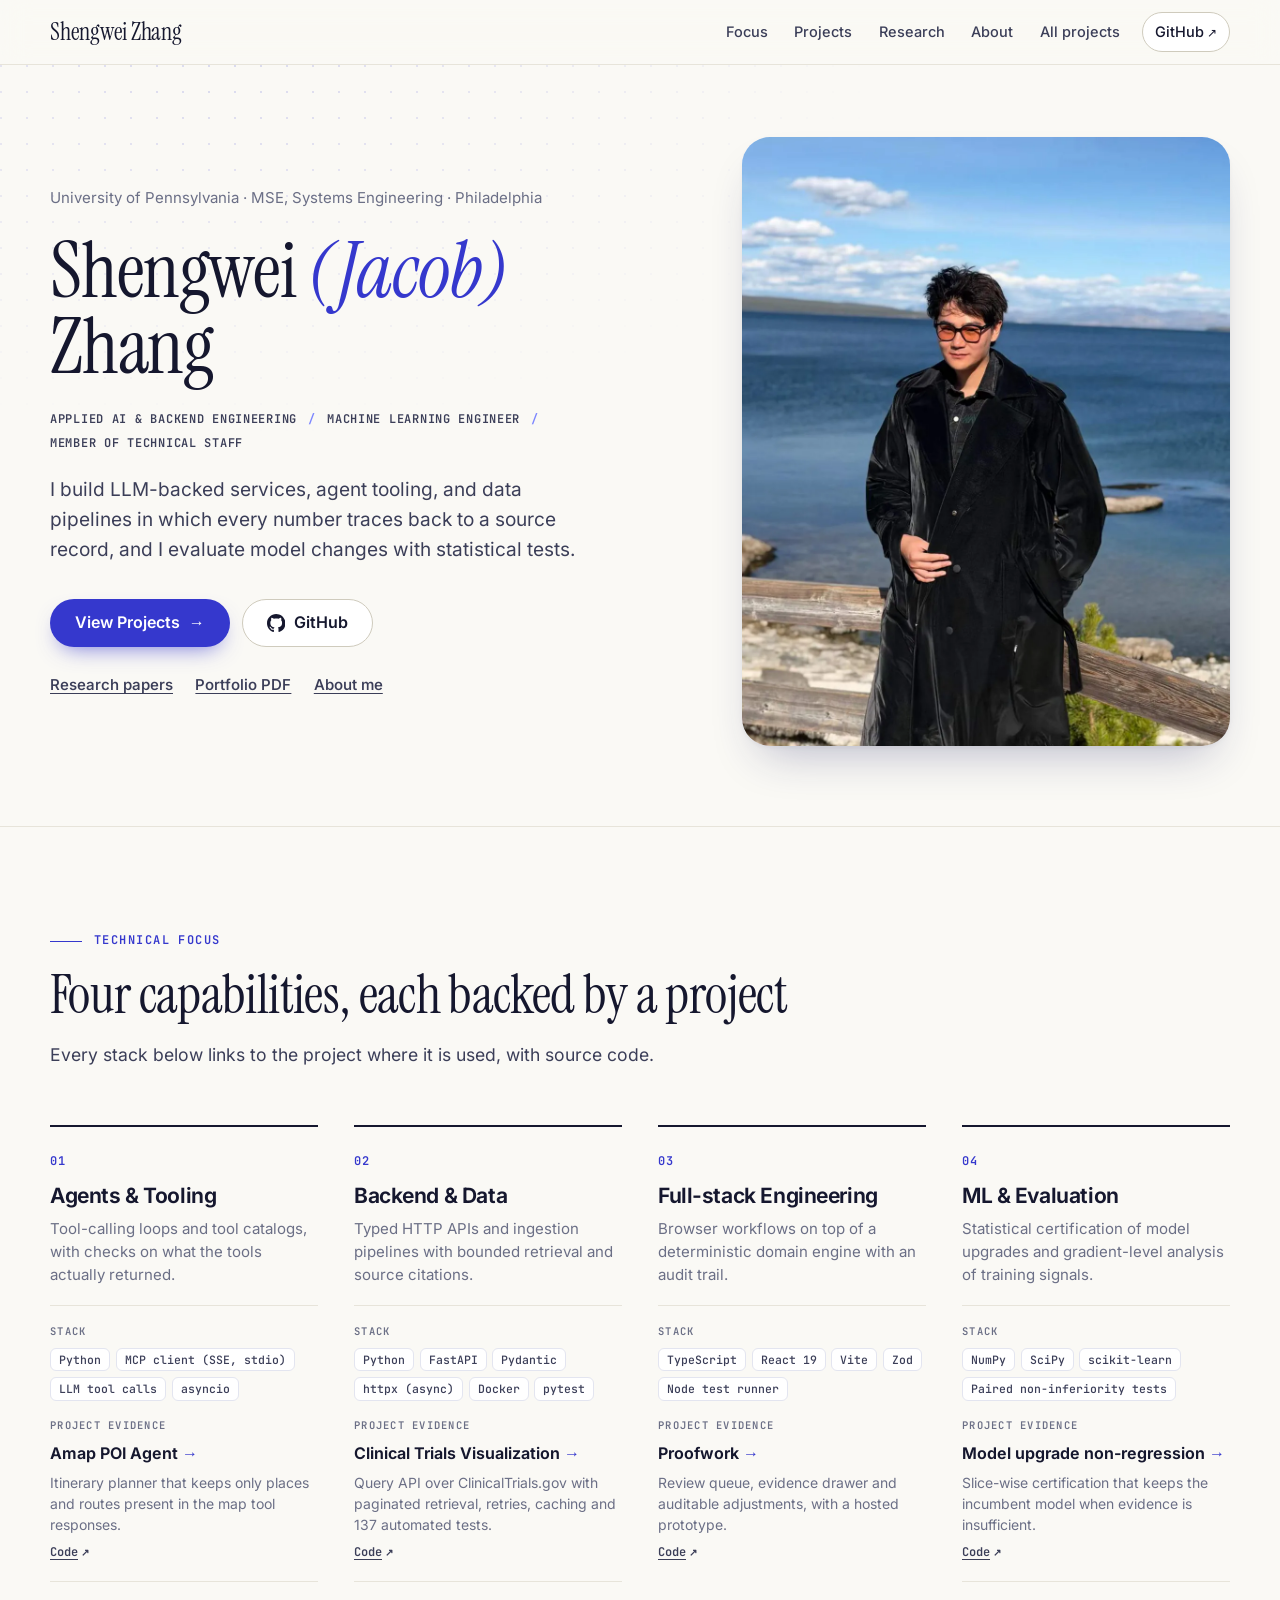
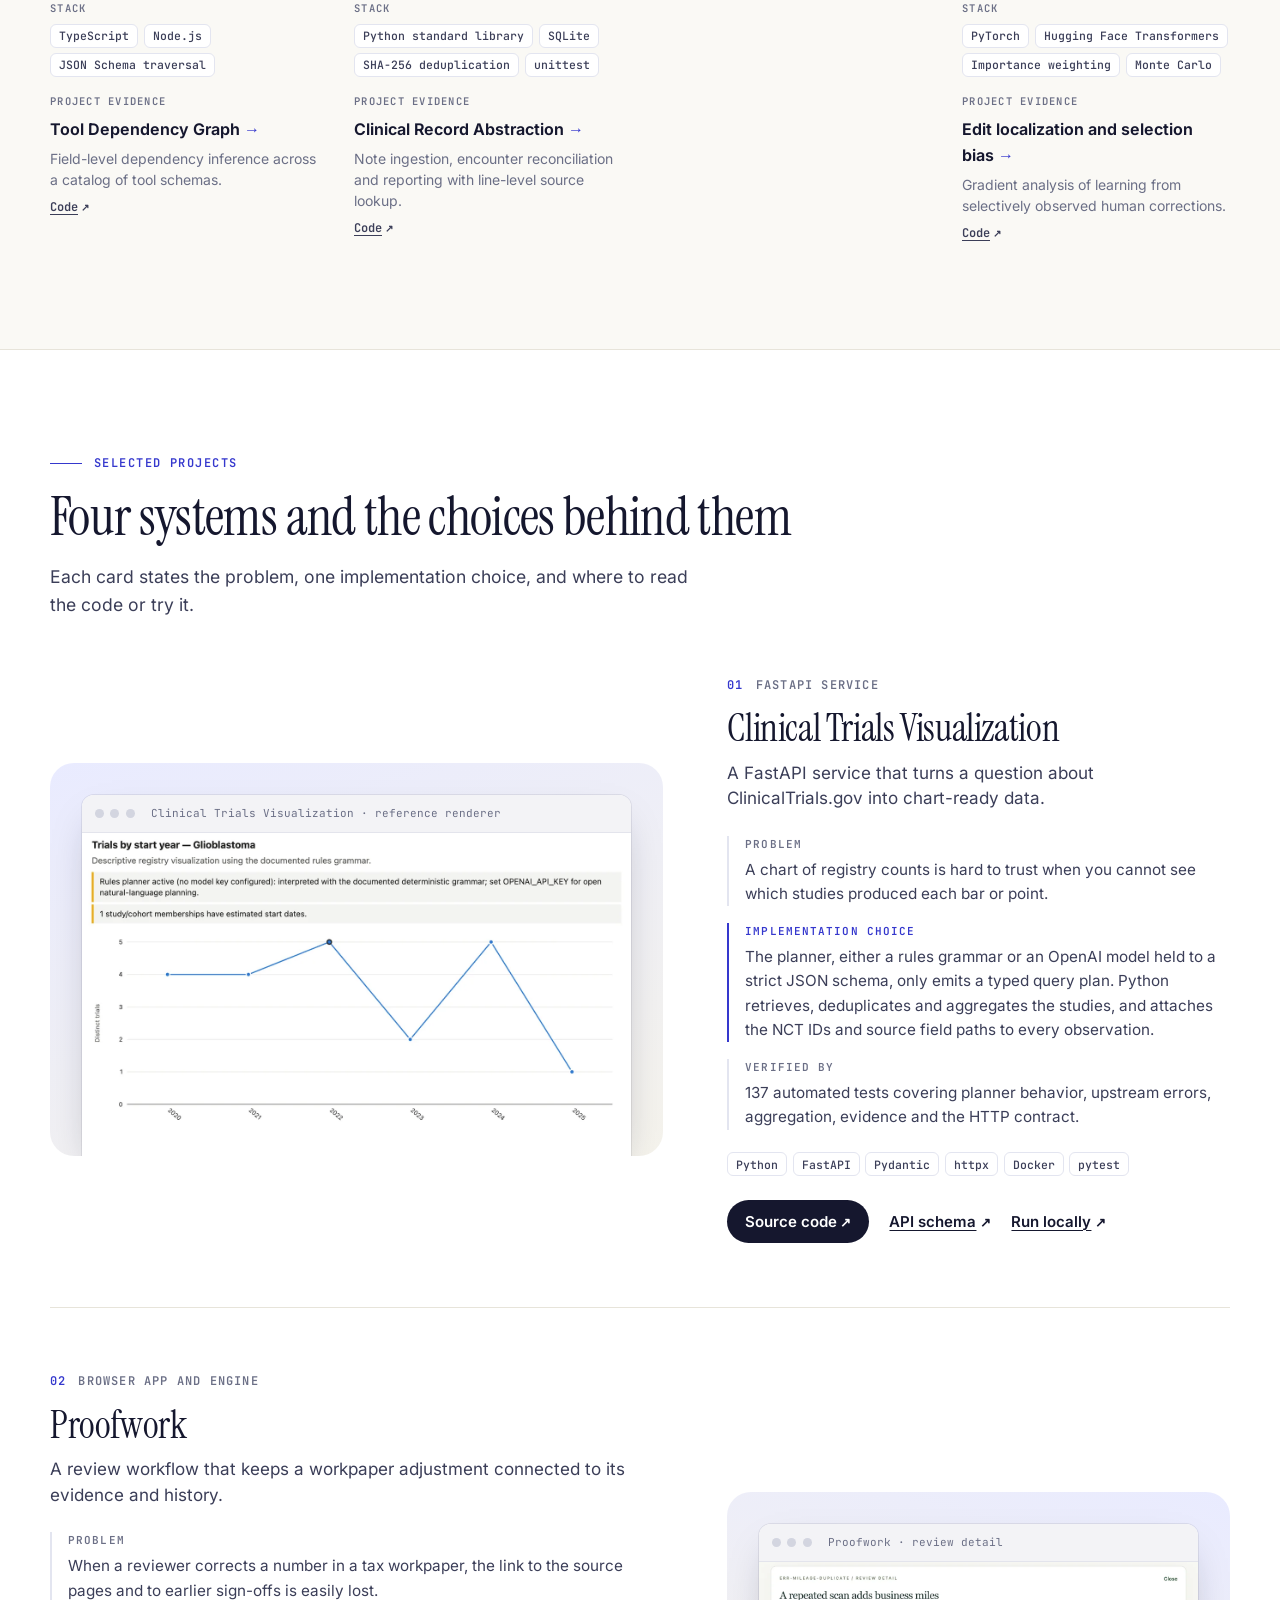
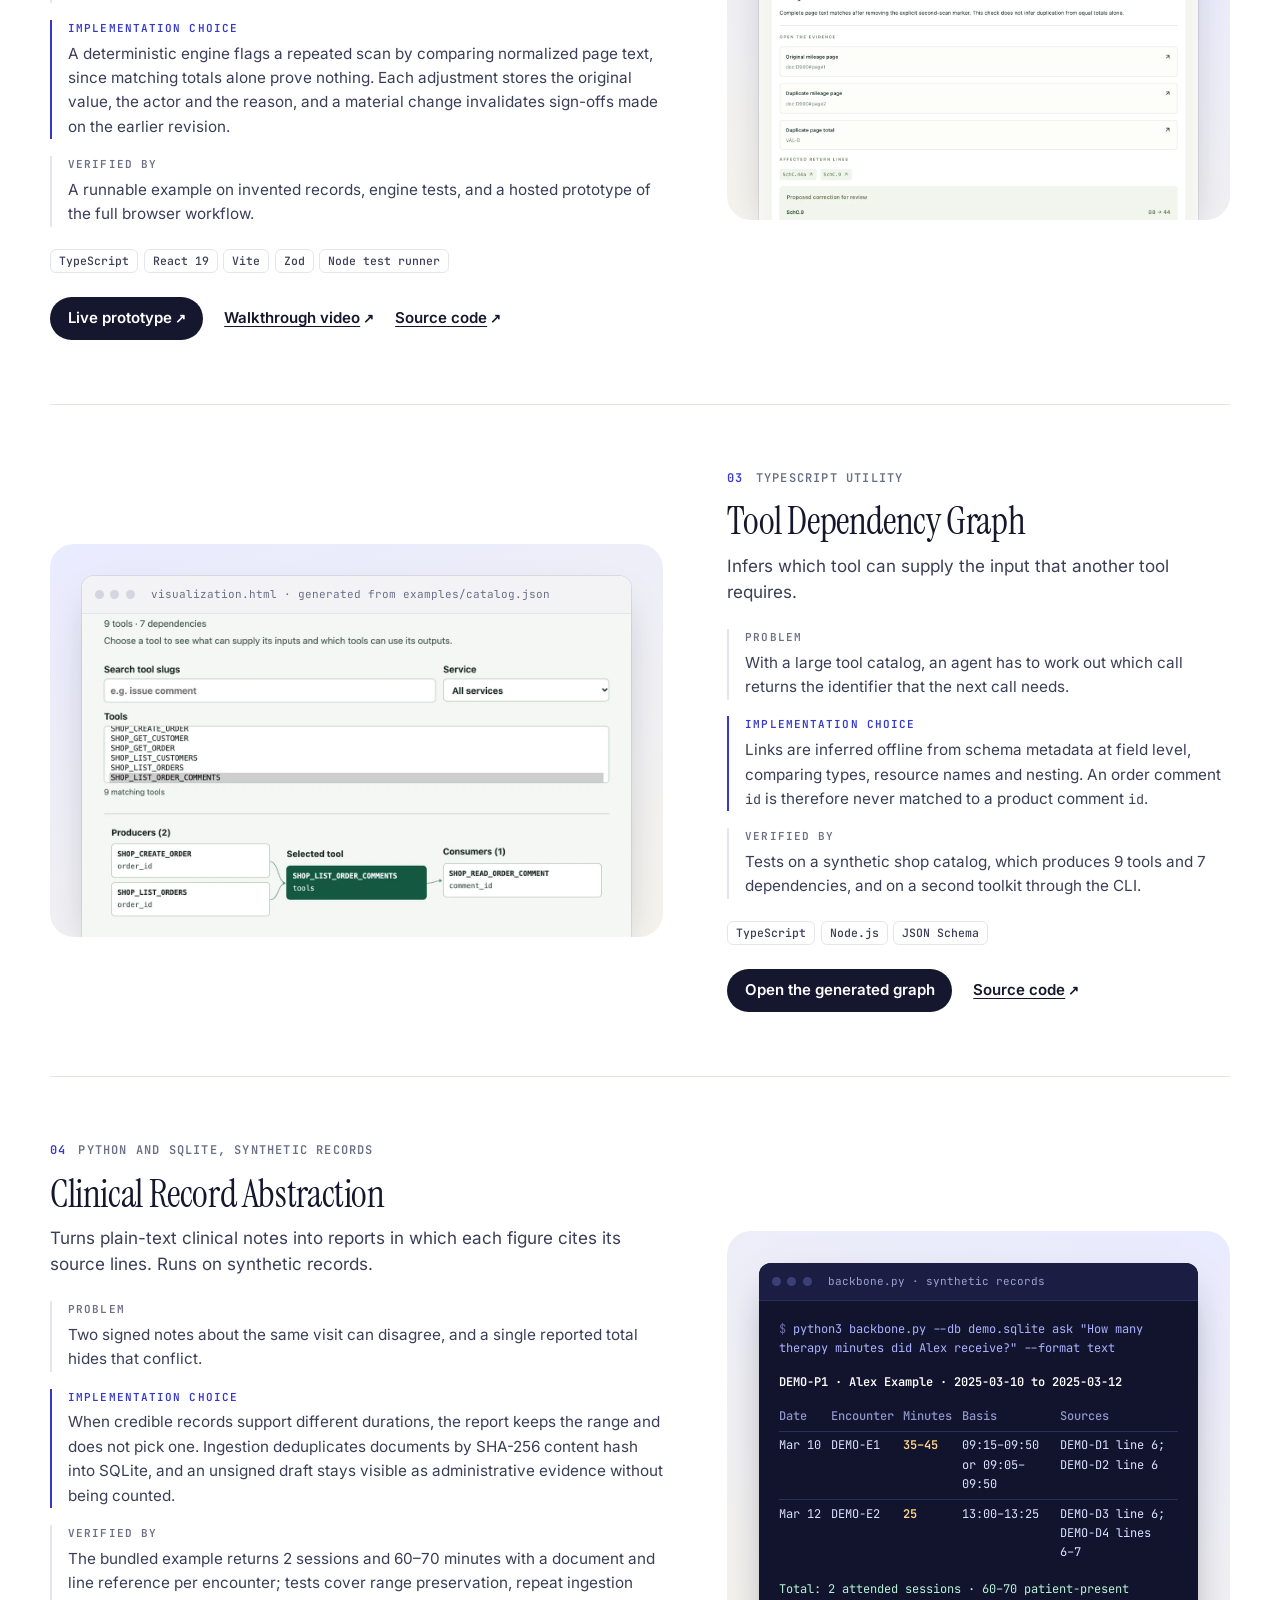
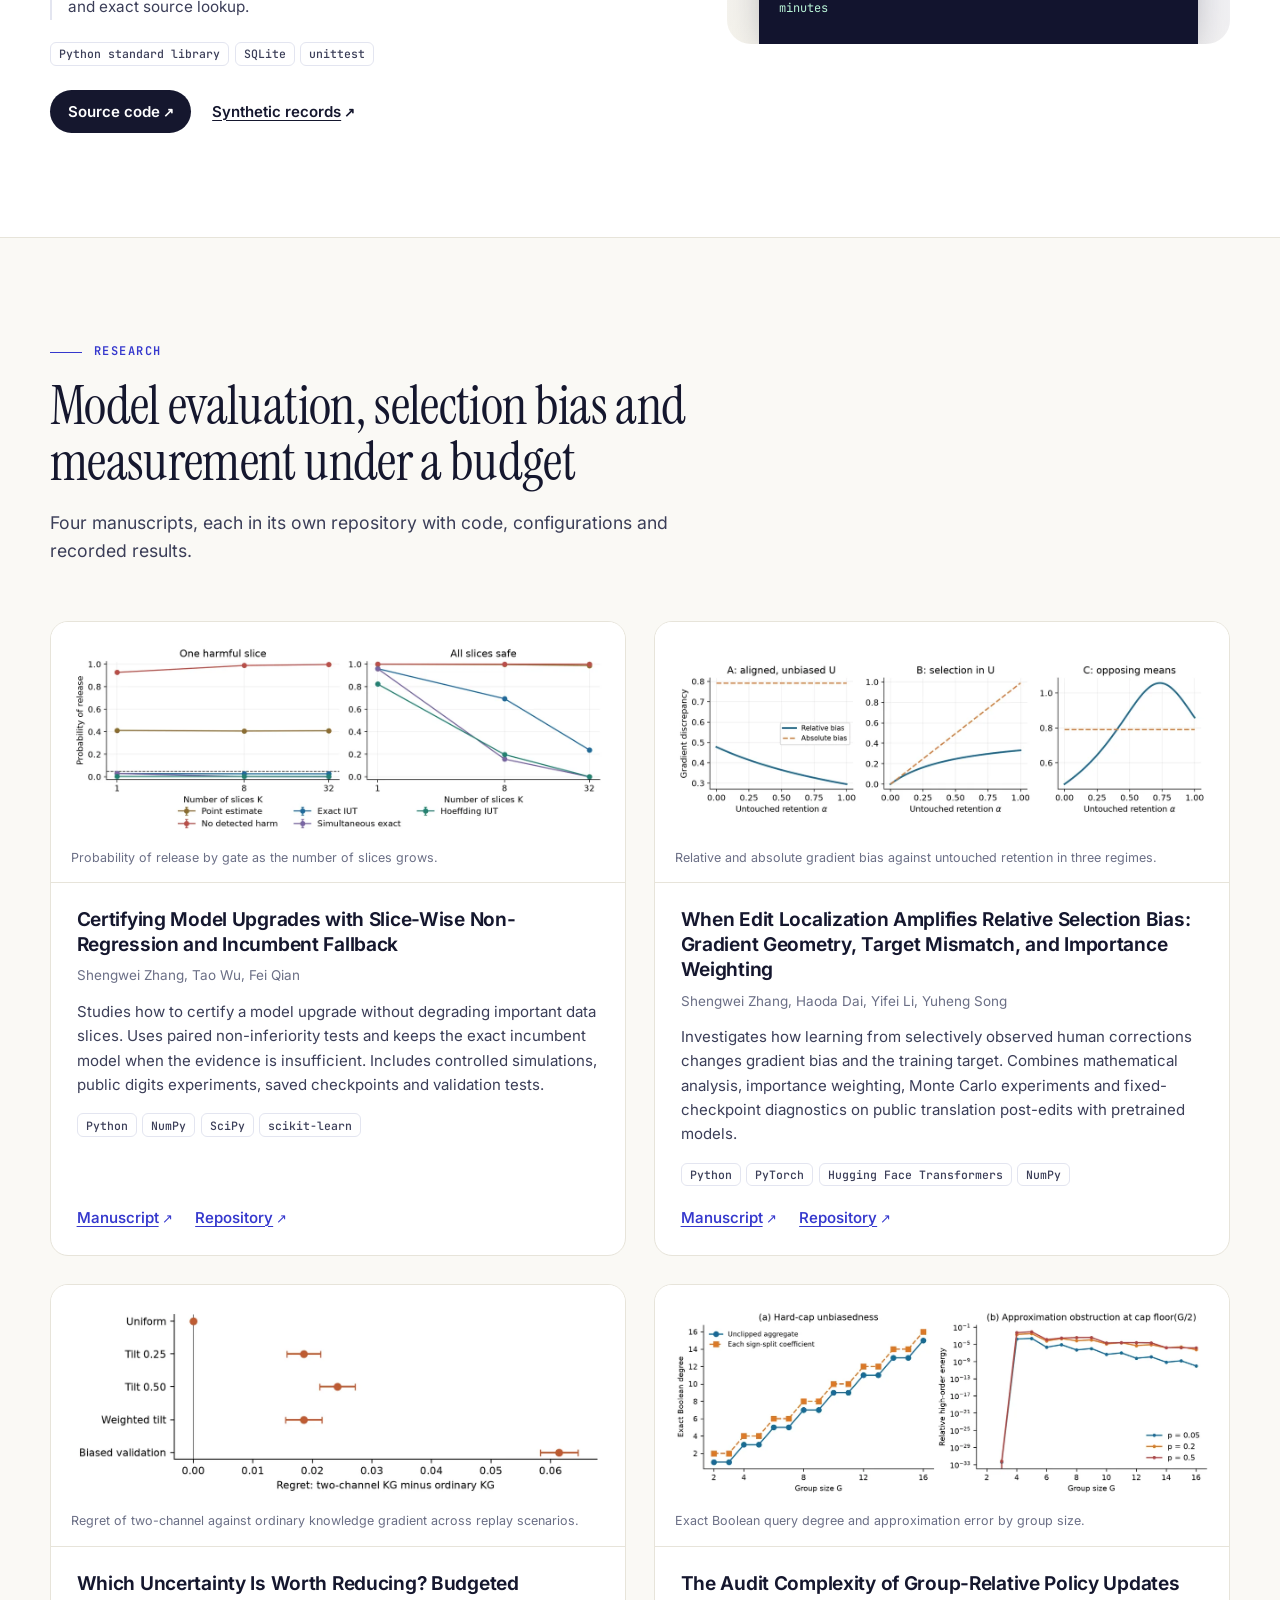
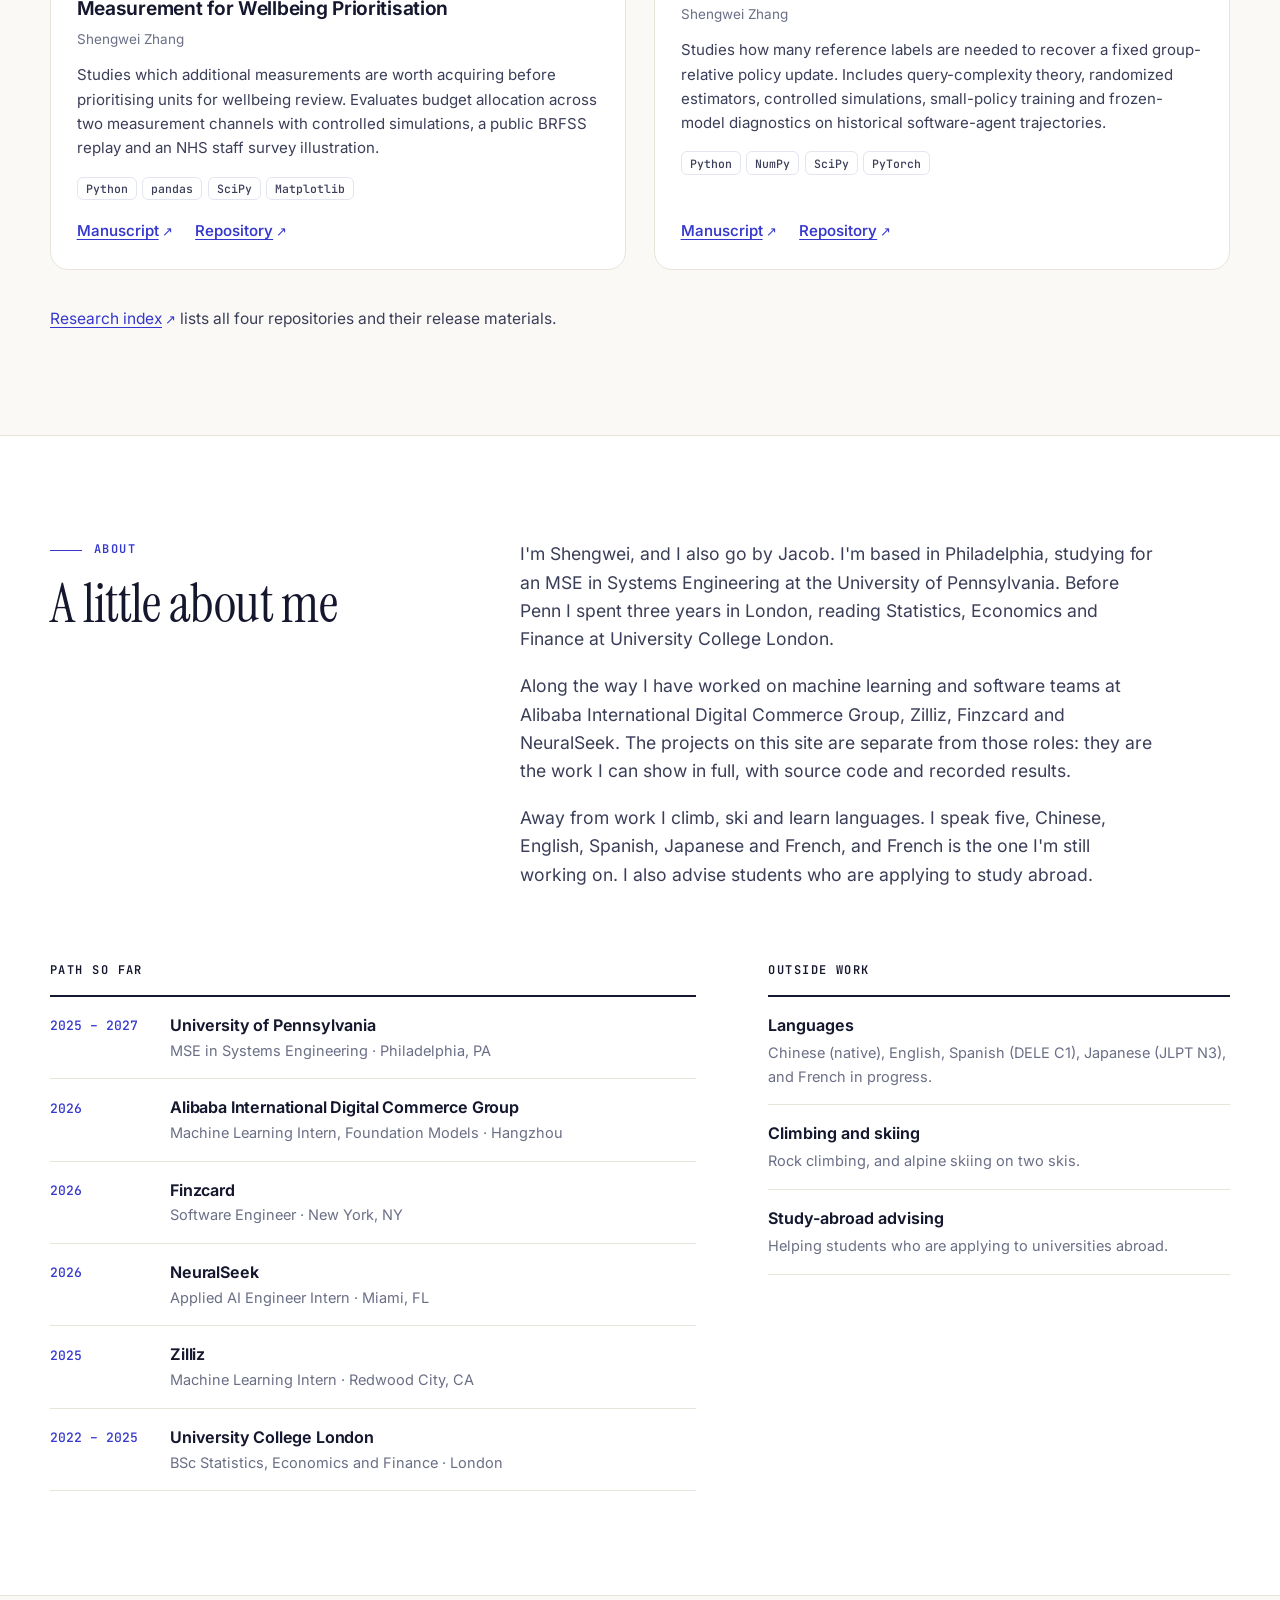
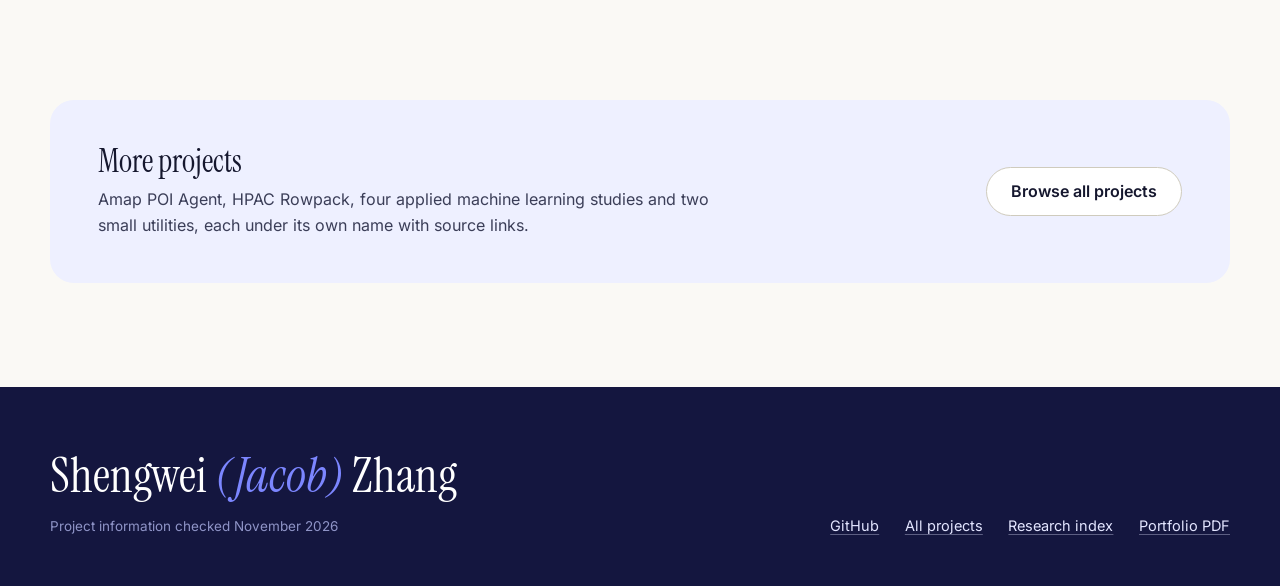
<file: index.html>
<!doctype html>
<html lang="en">
<head>
 <meta charset="utf-8">
 <meta name="viewport" content="width=device-width, initial-scale=1">
 <meta name="color-scheme" content="light">
 <meta name="description" content="Shengwei (Jacob) Zhang builds LLM-backed services, agent tooling, and data pipelines with traceable outputs. Projects, source code, demos, and research manuscripts.">
 <meta property="og:title" content="Shengwei (Jacob) Zhang | Applied AI &amp; Backend Engineering">
 <meta property="og:description" content="LLM-backed services, agent tooling, data pipelines, and ML evaluation research, with source code and demos.">
 <meta property="og:type" content="website">
 <meta property="og:url" content="https://shengweizhang.com/">
 <link rel="canonical" href="https://shengweizhang.com/">
 <title>Shengwei (Jacob) Zhang | Applied AI &amp; Backend Engineering</title>
 <link rel="preload" href="/assets/fonts/inter-latin-wght-normal.woff2" as="font" type="font/woff2" crossorigin>
 <link rel="preload" href="/assets/fonts/instrument-serif-latin-400-normal.woff2" as="font" type="font/woff2" crossorigin>
 <link rel="stylesheet" href="/styles.css">
</head>
<body>
<a class="skip-link" href="#main">Skip to content</a>

<header class="site-header">
 <div class="wrap">
  <a class="brand" href="/">Shengwei Zhang</a>
  <nav class="site-nav" aria-label="Primary">
   <ul>
    <li><a href="/#focus">Focus</a></li>
    <li><a href="/#projects">Projects</a></li>
    <li><a href="/#research">Research</a></li>
    <li><a href="/#about">About</a></li>
    <li><a href="/projects/">All projects</a></li>
    <li><a class="ext" href="https://github.com/Bubu631" target="_blank" rel="noopener noreferrer">GitHub</a></li>
   </ul>
  </nav>
 </div>
</header>

<main id="main">

<section class="hero" aria-labelledby="hero-heading">
 <div class="wrap">
  <div class="hero-copy">
   <p class="hero-meta">University of Pennsylvania &middot; MSE, Systems Engineering &middot; Philadelphia</p>
   <h1 id="hero-heading">Shengwei <em>(Jacob)</em> Zhang</h1>
   <ul class="roles" aria-label="Roles">
    <li>Applied AI &amp; Backend Engineering</li>
    <li>Machine Learning Engineer</li>
    <li>Member of Technical Staff</li>
   </ul>
   <p class="lead">I build LLM-backed services, agent tooling, and data pipelines in which every number traces back to a source record, and I evaluate model changes with statistical tests.</p>
   <div class="cta">
    <a class="btn btn-primary" href="#projects">View Projects</a>
    <a class="btn btn-secondary" href="https://github.com/Bubu631" target="_blank" rel="noopener noreferrer">
     <svg viewBox="0 0 16 16" aria-hidden="true" fill="currentColor"><path d="M8 0C3.58 0 0 3.58 0 8c0 3.54 2.29 6.53 5.47 7.59.4.07.55-.17.55-.38 0-.19-.01-.82-.01-1.49-2.01.37-2.53-.49-2.69-.94-.09-.23-.48-.94-.82-1.13-.28-.15-.68-.52-.01-.53.63-.01 1.08.58 1.23.82.72 1.21 1.87.87 2.33.66.07-.52.28-.87.51-1.07-1.78-.2-3.64-.89-3.64-3.95 0-.87.31-1.59.82-2.15-.08-.2-.36-1.02.08-2.12 0 0 .67-.21 2.2.82.64-.18 1.32-.27 2-.27s1.36.09 2 .27c1.53-1.04 2.2-.82 2.2-.82.44 1.1.16 1.92.08 2.12.51.56.82 1.27.82 2.15 0 3.07-1.87 3.75-3.65 3.95.29.25.54.73.54 1.48 0 1.07-.01 1.93-.01 2.2 0 .21.15.46.55.38A8.01 8.01 0 0 0 16 8c0-4.42-3.58-8-8-8Z"/></svg>
     GitHub
    </a>
   </div>
   <p class="link-row"><a href="#research">Research papers</a><a href="/Shengwei_Zhang_GitHub_Portfolio.pdf">Portfolio PDF</a><a href="#about">About me</a></p>
  </div>

  <figure class="hero-photo">
   <img src="/assets/img/portrait.webp" width="1040" height="1300" fetchpriority="high" alt="Shengwei Zhang standing by a lake under a blue sky, in a long black coat and tinted glasses.">
  </figure>
 </div>
</section>

<section class="section" id="focus" aria-labelledby="focus-heading">
 <div class="wrap">
  <div class="section-head">
   <p class="eyebrow">Technical Focus</p>
   <h2 id="focus-heading">Four capabilities, each backed by a project</h2>
   <p>Every stack below links to the project where it is used, with source code.</p>
  </div>

  <div class="focus-grid">
   <article class="focus-col">
    <span class="num">01</span>
    <h3>Agents &amp; Tooling</h3>
    <p>Tool-calling loops and tool catalogs, with checks on what the tools actually returned.</p>
    <div class="evidence">
     <p class="label">Stack</p>
     <ul class="chips"><li class="chip">Python</li><li class="chip">MCP client (SSE, stdio)</li><li class="chip">LLM tool calls</li><li class="chip">asyncio</li></ul>
     <div class="proof">
      <p class="label">Project evidence</p>
      <a class="proj" href="/projects/#amap-poi-agent">Amap POI Agent</a>
      <p>Itinerary planner that keeps only places and routes present in the map tool responses.</p>
      <a class="code-link ext" href="https://github.com/Bubu631/amap-poi-agent" target="_blank" rel="noopener noreferrer">Code</a>
     </div>
    </div>
    <div class="evidence">
     <p class="label">Stack</p>
     <ul class="chips"><li class="chip">TypeScript</li><li class="chip">Node.js</li><li class="chip">JSON Schema traversal</li></ul>
     <div class="proof">
      <p class="label">Project evidence</p>
      <a class="proj" href="#tool-dependency-graph">Tool Dependency Graph</a>
      <p>Field-level dependency inference across a catalog of tool schemas.</p>
      <a class="code-link ext" href="https://github.com/Bubu631/tool-dependency-graph" target="_blank" rel="noopener noreferrer">Code</a>
     </div>
    </div>
   </article>

   <article class="focus-col">
    <span class="num">02</span>
    <h3>Backend &amp; Data</h3>
    <p>Typed HTTP APIs and ingestion pipelines with bounded retrieval and source citations.</p>
    <div class="evidence">
     <p class="label">Stack</p>
     <ul class="chips"><li class="chip">Python</li><li class="chip">FastAPI</li><li class="chip">Pydantic</li><li class="chip">httpx (async)</li><li class="chip">Docker</li><li class="chip">pytest</li></ul>
     <div class="proof">
      <p class="label">Project evidence</p>
      <a class="proj" href="#clinical-trials-visualization">Clinical Trials Visualization</a>
      <p>Query API over ClinicalTrials.gov with paginated retrieval, retries, caching and 137 automated tests.</p>
      <a class="code-link ext" href="https://github.com/Bubu631/clinical-trials-visualization" target="_blank" rel="noopener noreferrer">Code</a>
     </div>
    </div>
    <div class="evidence">
     <p class="label">Stack</p>
     <ul class="chips"><li class="chip">Python standard library</li><li class="chip">SQLite</li><li class="chip">SHA-256 deduplication</li><li class="chip">unittest</li></ul>
     <div class="proof">
      <p class="label">Project evidence</p>
      <a class="proj" href="#clinical-record-abstraction">Clinical Record Abstraction</a>
      <p>Note ingestion, encounter reconciliation and reporting with line-level source lookup.</p>
      <a class="code-link ext" href="https://github.com/Bubu631/clinical-record-abstraction" target="_blank" rel="noopener noreferrer">Code</a>
     </div>
    </div>
   </article>

   <article class="focus-col">
    <span class="num">03</span>
    <h3>Full-stack Engineering</h3>
    <p>Browser workflows on top of a deterministic domain engine with an audit trail.</p>
    <div class="evidence">
     <p class="label">Stack</p>
     <ul class="chips"><li class="chip">TypeScript</li><li class="chip">React 19</li><li class="chip">Vite</li><li class="chip">Zod</li><li class="chip">Node test runner</li></ul>
     <div class="proof">
      <p class="label">Project evidence</p>
      <a class="proj" href="#proofwork">Proofwork</a>
      <p>Review queue, evidence drawer and auditable adjustments, with a hosted prototype.</p>
      <a class="code-link ext" href="https://github.com/Bubu631/proofwork" target="_blank" rel="noopener noreferrer">Code</a>
     </div>
    </div>
   </article>

   <article class="focus-col">
    <span class="num">04</span>
    <h3>ML &amp; Evaluation</h3>
    <p>Statistical certification of model upgrades and gradient-level analysis of training signals.</p>
    <div class="evidence">
     <p class="label">Stack</p>
     <ul class="chips"><li class="chip">NumPy</li><li class="chip">SciPy</li><li class="chip">scikit-learn</li><li class="chip">Paired non-inferiority tests</li></ul>
     <div class="proof">
      <p class="label">Project evidence</p>
      <a class="proj" href="#base-model-upgrade-non-regression">Model upgrade non-regression</a>
      <p>Slice-wise certification that keeps the incumbent model when evidence is insufficient.</p>
      <a class="code-link ext" href="https://github.com/Bubu631/base-model-upgrade-non-regression" target="_blank" rel="noopener noreferrer">Code</a>
     </div>
    </div>
    <div class="evidence">
     <p class="label">Stack</p>
     <ul class="chips"><li class="chip">PyTorch</li><li class="chip">Hugging Face Transformers</li><li class="chip">Importance weighting</li><li class="chip">Monte Carlo</li></ul>
     <div class="proof">
      <p class="label">Project evidence</p>
      <a class="proj" href="#edit-localization-selection-bias">Edit localization and selection bias</a>
      <p>Gradient analysis of learning from selectively observed human corrections.</p>
      <a class="code-link ext" href="https://github.com/Bubu631/edit-localization-selection-bias" target="_blank" rel="noopener noreferrer">Code</a>
     </div>
    </div>
   </article>
  </div>
 </div>
</section>

<section class="section alt" id="projects" aria-labelledby="projects-heading">
 <div class="wrap">
  <div class="section-head">
   <p class="eyebrow">Selected Projects</p>
   <h2 id="projects-heading">Four systems and the choices behind them</h2>
   <p>Each card states the problem, one implementation choice, and where to read the code or try it.</p>
  </div>

  <div class="features">
   <article class="feature" id="clinical-trials-visualization">
    <div class="feature-media"><div class="window"><div class="window-bar" aria-hidden="true"><i></i><i></i><i></i><span>Clinical Trials Visualization &middot; reference renderer</span></div><img src="/assets/img/clinical-trials-demo.webp" width="1280" height="752" loading="lazy" alt="The service's reference renderer: a line chart of glioblastoma trials by start year from 2020 to 2025, with the 2022 point selected and planner notes above the chart."></div></div>
    <div class="feature-body">
     <p class="feature-num">01 <span>FastAPI service</span></p>
     <h3>Clinical Trials Visualization</h3>
     <p class="tagline">A FastAPI service that turns a question about ClinicalTrials.gov into chart-ready data.</p>
     <dl class="card-facts">
      <div><dt>Problem</dt><dd>A chart of registry counts is hard to trust when you cannot see which studies produced each bar or point.</dd></div>
      <div><dt>Implementation choice</dt><dd>The planner, either a rules grammar or an OpenAI model held to a strict JSON schema, only emits a typed query plan. Python retrieves, deduplicates and aggregates the studies, and attaches the NCT IDs and source field paths to every observation.</dd></div>
      <div><dt>Verified by</dt><dd>137 automated tests covering planner behavior, upstream errors, aggregation, evidence and the HTTP contract.</dd></div>
     </dl>
     <ul class="chips"><li class="chip">Python</li><li class="chip">FastAPI</li><li class="chip">Pydantic</li><li class="chip">httpx</li><li class="chip">Docker</li><li class="chip">pytest</li></ul>
     <p class="card-links"><a class="primary ext" href="https://github.com/Bubu631/clinical-trials-visualization" target="_blank" rel="noopener noreferrer">Source code</a><a class="ext" href="https://github.com/Bubu631/clinical-trials-visualization/blob/main/docs/openapi.json" target="_blank" rel="noopener noreferrer">API schema</a><a class="ext" href="https://github.com/Bubu631/clinical-trials-visualization#run-locally" target="_blank" rel="noopener noreferrer">Run locally</a></p>
    </div>
   </article>

   <article class="feature" id="proofwork">
    <div class="feature-media"><div class="window"><div class="window-bar" aria-hidden="true"><i></i><i></i><i></i><span>Proofwork &middot; review detail</span></div><img src="/assets/img/proofwork-review.webp" width="1280" height="752" loading="lazy" alt="Proofwork review detail for a repeated-scan finding: three evidence links, the affected return lines, and a proposed correction from 88 to 44."></div></div>
    <div class="feature-body">
     <p class="feature-num">02 <span>Browser app and engine</span></p>
     <h3>Proofwork</h3>
     <p class="tagline">A review workflow that keeps a workpaper adjustment connected to its evidence and history.</p>
     <dl class="card-facts">
      <div><dt>Problem</dt><dd>When a reviewer corrects a number in a tax workpaper, the link to the source pages and to earlier sign-offs is easily lost.</dd></div>
      <div><dt>Implementation choice</dt><dd>A deterministic engine flags a repeated scan by comparing normalized page text, since matching totals alone prove nothing. Each adjustment stores the original value, the actor and the reason, and a material change invalidates sign-offs made on the earlier revision.</dd></div>
      <div><dt>Verified by</dt><dd>A runnable example on invented records, engine tests, and a hosted prototype of the full browser workflow.</dd></div>
     </dl>
     <ul class="chips"><li class="chip">TypeScript</li><li class="chip">React 19</li><li class="chip">Vite</li><li class="chip">Zod</li><li class="chip">Node test runner</li></ul>
     <p class="card-links"><a class="primary ext" href="https://proofwork-tax-jacob.zsw631123123.chatgpt.site/" target="_blank" rel="noopener noreferrer">Live prototype</a><a class="ext" href="https://www.youtube.com/watch?v=Yv1f2pFyUZU" target="_blank" rel="noopener noreferrer">Walkthrough video</a><a class="ext" href="https://github.com/Bubu631/proofwork" target="_blank" rel="noopener noreferrer">Source code</a></p>
    </div>
   </article>

   <article class="feature" id="tool-dependency-graph">
    <div class="feature-media"><div class="window"><div class="window-bar" aria-hidden="true"><i></i><i></i><i></i><span>visualization.html &middot; generated from examples/catalog.json</span></div><img src="/assets/img/tool-dependency-graph.webp" width="1280" height="752" loading="lazy" alt="Generated dependency view: two tools produce the order_id that SHOP_LIST_ORDER_COMMENTS requires, and its comment_id feeds SHOP_READ_ORDER_COMMENT."></div></div>
    <div class="feature-body">
     <p class="feature-num">03 <span>TypeScript utility</span></p>
     <h3>Tool Dependency Graph</h3>
     <p class="tagline">Infers which tool can supply the input that another tool requires.</p>
     <dl class="card-facts">
      <div><dt>Problem</dt><dd>With a large tool catalog, an agent has to work out which call returns the identifier that the next call needs.</dd></div>
      <div><dt>Implementation choice</dt><dd>Links are inferred offline from schema metadata at field level, comparing types, resource names and nesting. An order comment <code>id</code> is therefore never matched to a product comment <code>id</code>.</dd></div>
      <div><dt>Verified by</dt><dd>Tests on a synthetic shop catalog, which produces 9 tools and 7 dependencies, and on a second toolkit through the CLI.</dd></div>
     </dl>
     <ul class="chips"><li class="chip">TypeScript</li><li class="chip">Node.js</li><li class="chip">JSON Schema</li></ul>
     <p class="card-links"><a class="primary" href="/demos/tool-dependency-graph.html">Open the generated graph</a><a class="ext" href="https://github.com/Bubu631/tool-dependency-graph" target="_blank" rel="noopener noreferrer">Source code</a></p>
    </div>
   </article>

   <article class="feature" id="clinical-record-abstraction">
    <div class="feature-media"><div class="window dark"><div class="window-bar" aria-hidden="true"><i></i><i></i><i></i><span>backbone.py &middot; synthetic records</span></div><div class="terminal" role="img" aria-label="Command-line output: two counted encounters, 35 to 45 minutes and 25 minutes, each with document and line references, totalling 60 to 70 minutes.">
     <p class="cmd">python3 backbone.py --db demo.sqlite ask "How many therapy minutes did Alex receive?" --format text</p>
     <p class="out-head">DEMO-P1 &middot; Alex Example &middot; 2025-03-10 to 2025-03-12</p>
     <table>
      <thead><tr><th>Date</th><th>Encounter</th><th>Minutes</th><th class="wide">Basis</th><th>Sources</th></tr></thead>
      <tbody>
       <tr><td>Mar 10</td><td>DEMO-E1</td><td class="hl">35&ndash;45</td><td class="wide">09:15&ndash;09:50 or 09:05&ndash;09:50</td><td>DEMO-D1 line 6; DEMO-D2 line 6</td></tr>
       <tr><td>Mar 12</td><td>DEMO-E2</td><td class="hl">25</td><td class="wide">13:00&ndash;13:25</td><td>DEMO-D3 line 6; DEMO-D4 lines 6&ndash;7</td></tr>
      </tbody>
     </table>
     <p class="total">Total: 2 attended sessions &middot; 60&ndash;70 patient-present minutes</p>
    </div></div></div>
    <div class="feature-body">
     <p class="feature-num">04 <span>Python and SQLite, synthetic records</span></p>
     <h3>Clinical Record Abstraction</h3>
     <p class="tagline">Turns plain-text clinical notes into reports in which each figure cites its source lines. Runs on synthetic records.</p>
     <dl class="card-facts">
      <div><dt>Problem</dt><dd>Two signed notes about the same visit can disagree, and a single reported total hides that conflict.</dd></div>
      <div><dt>Implementation choice</dt><dd>When credible records support different durations, the report keeps the range and does not pick one. Ingestion deduplicates documents by SHA-256 content hash into SQLite, and an unsigned draft stays visible as administrative evidence without being counted.</dd></div>
      <div><dt>Verified by</dt><dd>The bundled example returns 2 sessions and 60&ndash;70 minutes with a document and line reference per encounter; tests cover range preservation, repeat ingestion and exact source lookup.</dd></div>
     </dl>
     <ul class="chips"><li class="chip">Python standard library</li><li class="chip">SQLite</li><li class="chip">unittest</li></ul>
     <p class="card-links"><a class="primary ext" href="https://github.com/Bubu631/clinical-record-abstraction" target="_blank" rel="noopener noreferrer">Source code</a><a class="ext" href="https://github.com/Bubu631/clinical-record-abstraction/tree/main/examples/records" target="_blank" rel="noopener noreferrer">Synthetic records</a></p>
    </div>
   </article>
  </div>
 </div>
</section>

<section class="section" id="research" aria-labelledby="research-heading">
 <div class="wrap">
  <div class="section-head">
   <p class="eyebrow">Research</p>
   <h2 id="research-heading">Model evaluation, selection bias and measurement under a budget</h2>
   <p>Four manuscripts, each in its own repository with code, configurations and recorded results.</p>
  </div>

  <div class="papers">
   <article class="paper" id="base-model-upgrade-non-regression">
    <div>
     <h3>Certifying Model Upgrades with Slice-Wise Non-Regression and Incumbent Fallback</h3>
     <p class="authors">Shengwei Zhang, Tao Wu, Fei Qian</p>
     <p class="summary">Studies how to certify a model upgrade without degrading important data slices. Uses paired non-inferiority tests and keeps the exact incumbent model when the evidence is insufficient. Includes controlled simulations, public digits experiments, saved checkpoints and validation tests.</p>
     <ul class="chips"><li class="chip">Python</li><li class="chip">NumPy</li><li class="chip">SciPy</li><li class="chip">scikit-learn</li></ul>
     <p class="link-row"><a class="ext" href="https://github.com/Bubu631/base-model-upgrade-non-regression/blob/main/papers/base_upgrade/main.pdf" target="_blank" rel="noopener noreferrer" aria-label="Manuscript: Certifying Model Upgrades with Slice-Wise Non-Regression and Incumbent Fallback">Manuscript</a><a class="ext" href="https://github.com/Bubu631/base-model-upgrade-non-regression" target="_blank" rel="noopener noreferrer" aria-label="Repository: Certifying Model Upgrades with Slice-Wise Non-Regression and Incumbent Fallback">Repository</a></p>
    </div>
    <figure><img src="/assets/img/research-model-upgrade.webp" width="1200" height="434" loading="lazy" alt="Two panels plotting probability of release against number of slices for five release gates, with one harmful slice and with all slices safe."><figcaption>Probability of release by gate as the number of slices grows.</figcaption></figure>
   </article>

   <article class="paper" id="edit-localization-selection-bias">
    <div>
     <h3>When Edit Localization Amplifies Relative Selection Bias: Gradient Geometry, Target Mismatch, and Importance Weighting</h3>
     <p class="authors">Shengwei Zhang, Haoda Dai, Yifei Li, Yuheng Song</p>
     <p class="summary">Investigates how learning from selectively observed human corrections changes gradient bias and the training target. Combines mathematical analysis, importance weighting, Monte Carlo experiments and fixed-checkpoint diagnostics on public translation post-edits with pretrained models.</p>
     <ul class="chips"><li class="chip">Python</li><li class="chip">PyTorch</li><li class="chip">Hugging Face Transformers</li><li class="chip">NumPy</li></ul>
     <p class="link-row"><a class="ext" href="https://github.com/Bubu631/edit-localization-selection-bias/blob/main/papers/edit_localization/main.pdf" target="_blank" rel="noopener noreferrer" aria-label="Manuscript: When Edit Localization Amplifies Relative Selection Bias">Manuscript</a><a class="ext" href="https://github.com/Bubu631/edit-localization-selection-bias" target="_blank" rel="noopener noreferrer" aria-label="Repository: When Edit Localization Amplifies Relative Selection Bias">Repository</a></p>
    </div>
    <figure><img src="/assets/img/research-edit-localization.webp" width="1200" height="354" loading="lazy" alt="Three panels plotting relative and absolute gradient bias against untouched retention alpha in three regimes."><figcaption>Relative and absolute gradient bias against untouched retention in three regimes.</figcaption></figure>
   </article>

   <article class="paper" id="nhs-wellbeing-measurement">
    <div>
     <h3>Which Uncertainty Is Worth Reducing? Budgeted Measurement for Wellbeing Prioritisation</h3>
     <p class="authors">Shengwei Zhang</p>
     <p class="summary">Studies which additional measurements are worth acquiring before prioritising units for wellbeing review. Evaluates budget allocation across two measurement channels with controlled simulations, a public BRFSS replay and an NHS staff survey illustration.</p>
     <ul class="chips"><li class="chip">Python</li><li class="chip">pandas</li><li class="chip">SciPy</li><li class="chip">Matplotlib</li></ul>
     <p class="link-row"><a class="ext" href="https://github.com/Bubu631/nhs-wellbeing-measurement/blob/main/paper/full.pdf" target="_blank" rel="noopener noreferrer" aria-label="Manuscript: Which Uncertainty Is Worth Reducing?">Manuscript</a><a class="ext" href="https://github.com/Bubu631/nhs-wellbeing-measurement" target="_blank" rel="noopener noreferrer" aria-label="Repository: Which Uncertainty Is Worth Reducing?">Repository</a></p>
    </div>
    <figure><img src="/assets/img/research-wellbeing-measurement.webp" width="1200" height="432" loading="lazy" alt="Interval plot of regret for two-channel knowledge gradient minus ordinary knowledge gradient across five replay scenarios."><figcaption>Regret of two-channel against ordinary knowledge gradient across replay scenarios.</figcaption></figure>
   </article>

   <article class="paper" id="agent-audit-complexity">
    <div>
     <h3>The Audit Complexity of Group-Relative Policy Updates</h3>
     <p class="authors">Shengwei Zhang</p>
     <p class="summary">Studies how many reference labels are needed to recover a fixed group-relative policy update. Includes query-complexity theory, randomized estimators, controlled simulations, small-policy training and frozen-model diagnostics on historical software-agent trajectories.</p>
     <ul class="chips"><li class="chip">Python</li><li class="chip">NumPy</li><li class="chip">SciPy</li><li class="chip">PyTorch</li></ul>
     <p class="link-row"><a class="ext" href="https://github.com/Bubu631/agent-audit-complexity/blob/main/paper/main.pdf" target="_blank" rel="noopener noreferrer" aria-label="Manuscript: The Audit Complexity of Group-Relative Policy Updates">Manuscript</a><a class="ext" href="https://github.com/Bubu631/agent-audit-complexity" target="_blank" rel="noopener noreferrer" aria-label="Repository: The Audit Complexity of Group-Relative Policy Updates">Repository</a></p>
    </div>
    <figure><img src="/assets/img/research-audit-complexity.webp" width="1200" height="413" loading="lazy" alt="Two panels: exact Boolean query degree rising with group size, and relative high-order energy at a hard cap for three label probabilities."><figcaption>Exact Boolean query degree and approximation error by group size.</figcaption></figure>
   </article>
  </div>
  <p class="after-list"><a class="ext" href="https://github.com/Bubu631/research" target="_blank" rel="noopener noreferrer">Research index</a> lists all four repositories and their release materials.</p>
 </div>
</section>

<section class="section alt" id="about" aria-labelledby="about-heading">
 <div class="wrap">
  <div class="about-top">
   <div class="about-head">
    <p class="eyebrow">About</p>
    <h2 id="about-heading">A little about me</h2>
   </div>
   <div class="about-copy">
    <p>I'm Shengwei, and I also go by Jacob. I'm based in Philadelphia, studying for an MSE in Systems Engineering at the University of Pennsylvania. Before Penn I spent three years in London, reading Statistics, Economics and Finance at University College London.</p>
    <p>Along the way I have worked on machine learning and software teams at Alibaba International Digital Commerce Group, Zilliz, Finzcard and NeuralSeek. The projects on this site are separate from those roles: they are the work I can show in full, with source code and recorded results.</p>
    <p>Away from work I climb, ski and learn languages. I speak five, Chinese, English, Spanish, Japanese and French, and French is the one I'm still working on. I also advise students who are applying to study abroad.</p>
   </div>
  </div>

  <div class="about-more">
   <div>
    <h3>Path so far</h3>
    <ol class="timeline">
     <li><span class="when">2025 &ndash; 2027</span><div><strong>University of Pennsylvania</strong><span>MSE in Systems Engineering &middot; Philadelphia, PA</span></div></li>
     <li><span class="when">2026</span><div><strong>Alibaba International Digital Commerce Group</strong><span>Machine Learning Intern, Foundation Models &middot; Hangzhou</span></div></li>
     <li><span class="when">2026</span><div><strong>Finzcard</strong><span>Software Engineer &middot; New York, NY</span></div></li>
     <li><span class="when">2026</span><div><strong>NeuralSeek</strong><span>Applied AI Engineer Intern &middot; Miami, FL</span></div></li>
     <li><span class="when">2025</span><div><strong>Zilliz</strong><span>Machine Learning Intern &middot; Redwood City, CA</span></div></li>
     <li><span class="when">2022 &ndash; 2025</span><div><strong>University College London</strong><span>BSc Statistics, Economics and Finance &middot; London</span></div></li>
    </ol>
   </div>
   <div>
    <h3>Outside work</h3>
    <ul class="facts">
     <li><strong>Languages</strong><span>Chinese (native), English, Spanish (DELE C1), Japanese (JLPT N3), and French in progress.</span></li>
     <li><strong>Climbing and skiing</strong><span>Rock climbing, and alpine skiing on two skis.</span></li>
     <li><strong>Study-abroad advising</strong><span>Helping students who are applying to universities abroad.</span></li>
    </ul>
   </div>
  </div>
 </div>
</section>

<section class="section" aria-labelledby="more-heading">
 <div class="wrap">
  <div class="more">
   <div>
    <h2 id="more-heading">More projects</h2>
    <p>Amap POI Agent, HPAC Rowpack, four applied machine learning studies and two small utilities, each under its own name with source links.</p>
   </div>
   <a class="btn btn-secondary" href="/projects/">Browse all projects</a>
  </div>
 </div>
</section>

</main>

<footer class="site-footer">
 <div class="wrap">
  <div>
   <p class="sign">Shengwei <em>(Jacob)</em> Zhang</p>
   <p class="note">Project information checked November 2026</p>
  </div>
  <ul>
   <li><a href="https://github.com/Bubu631" target="_blank" rel="noopener noreferrer">GitHub</a></li>
   <li><a href="/projects/">All projects</a></li>
   <li><a href="https://github.com/Bubu631/research" target="_blank" rel="noopener noreferrer">Research index</a></li>
   <li><a href="/Shengwei_Zhang_GitHub_Portfolio.pdf">Portfolio PDF</a></li>
  </ul>
 </div>
</footer>

</body>
</html>
</file>
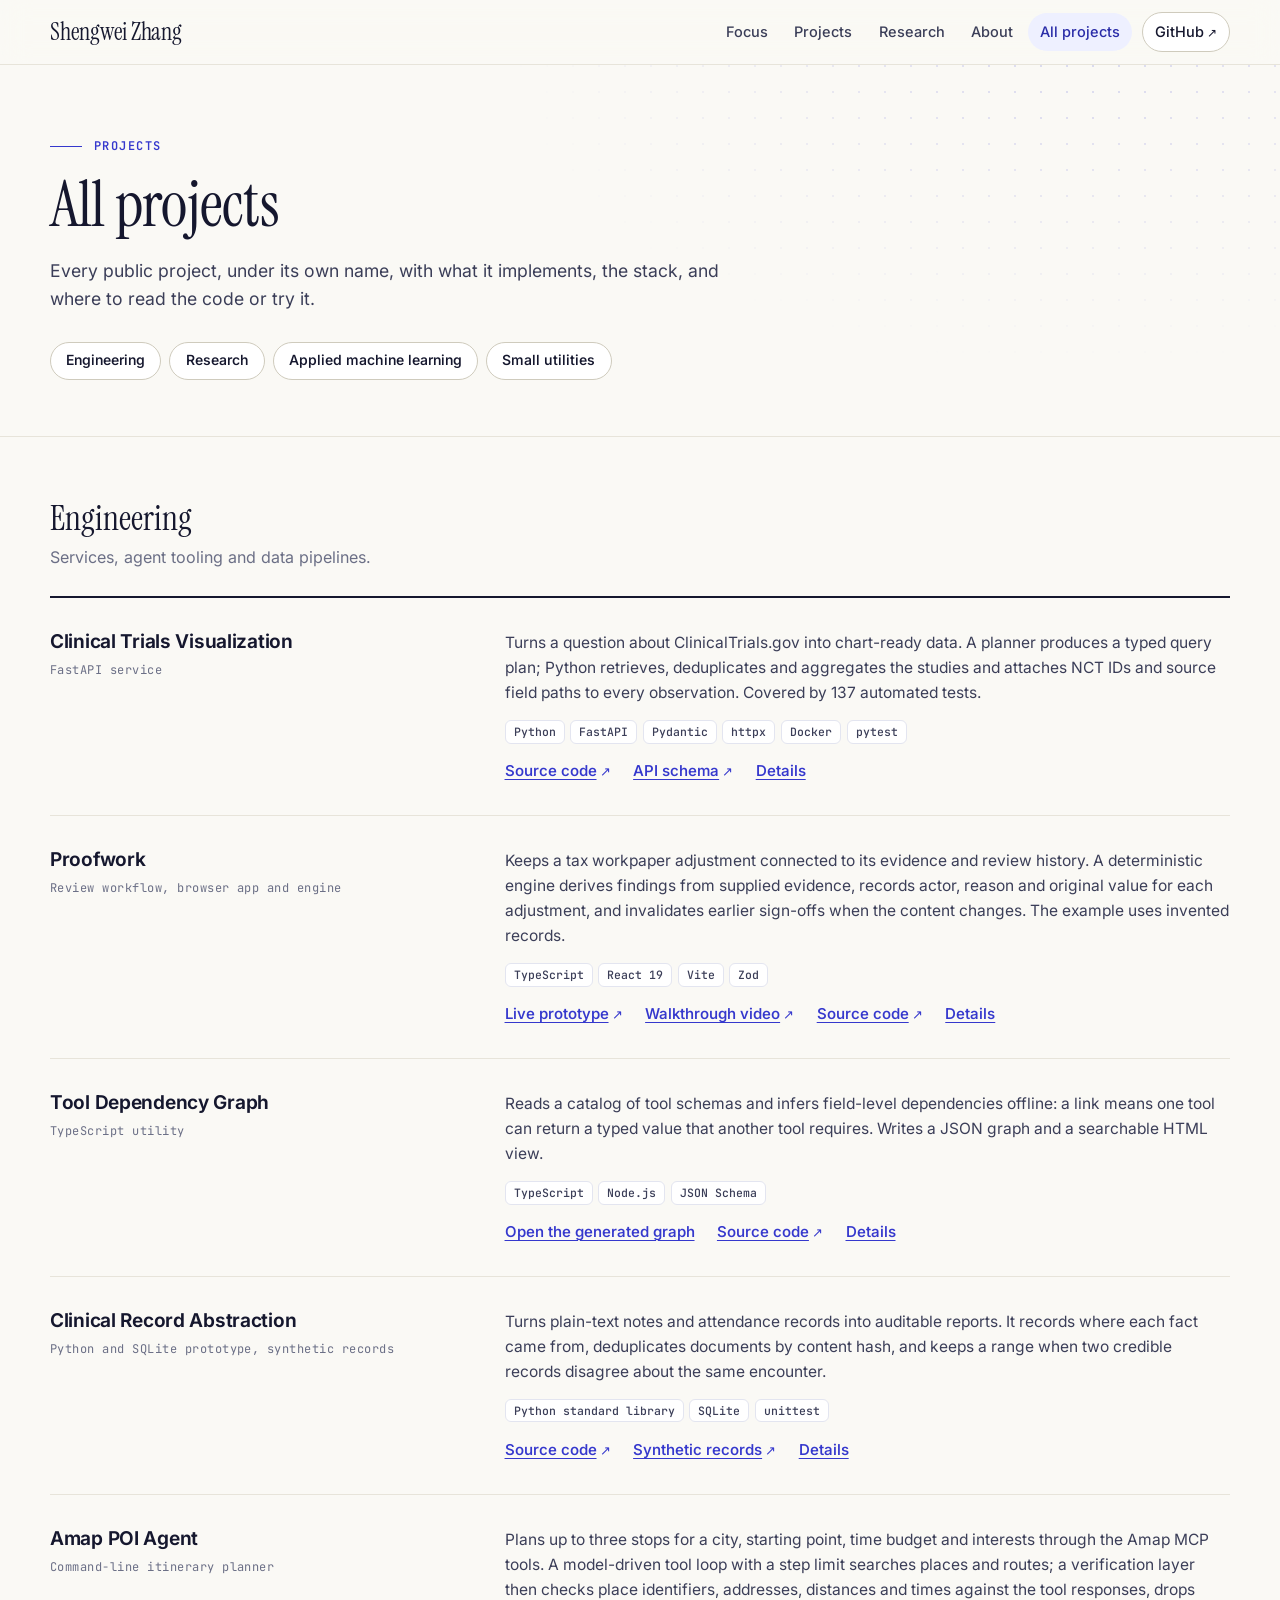
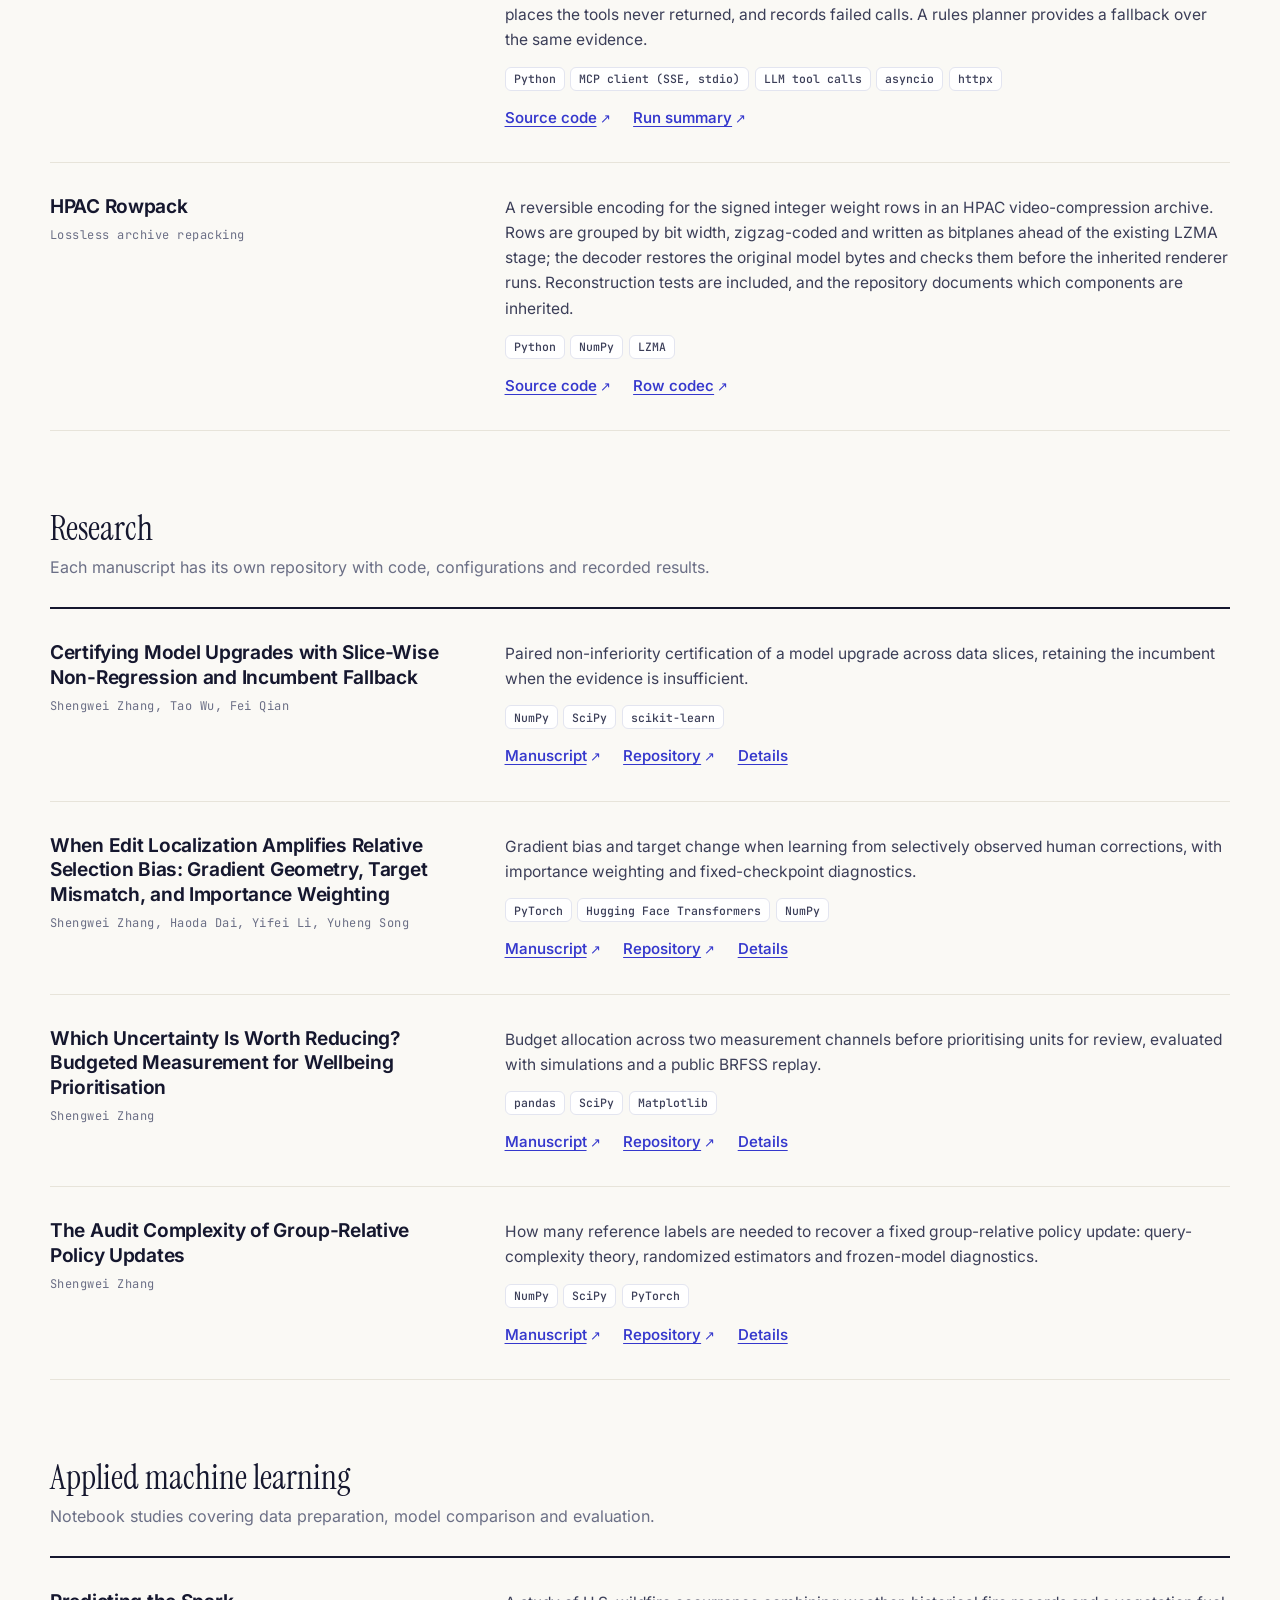
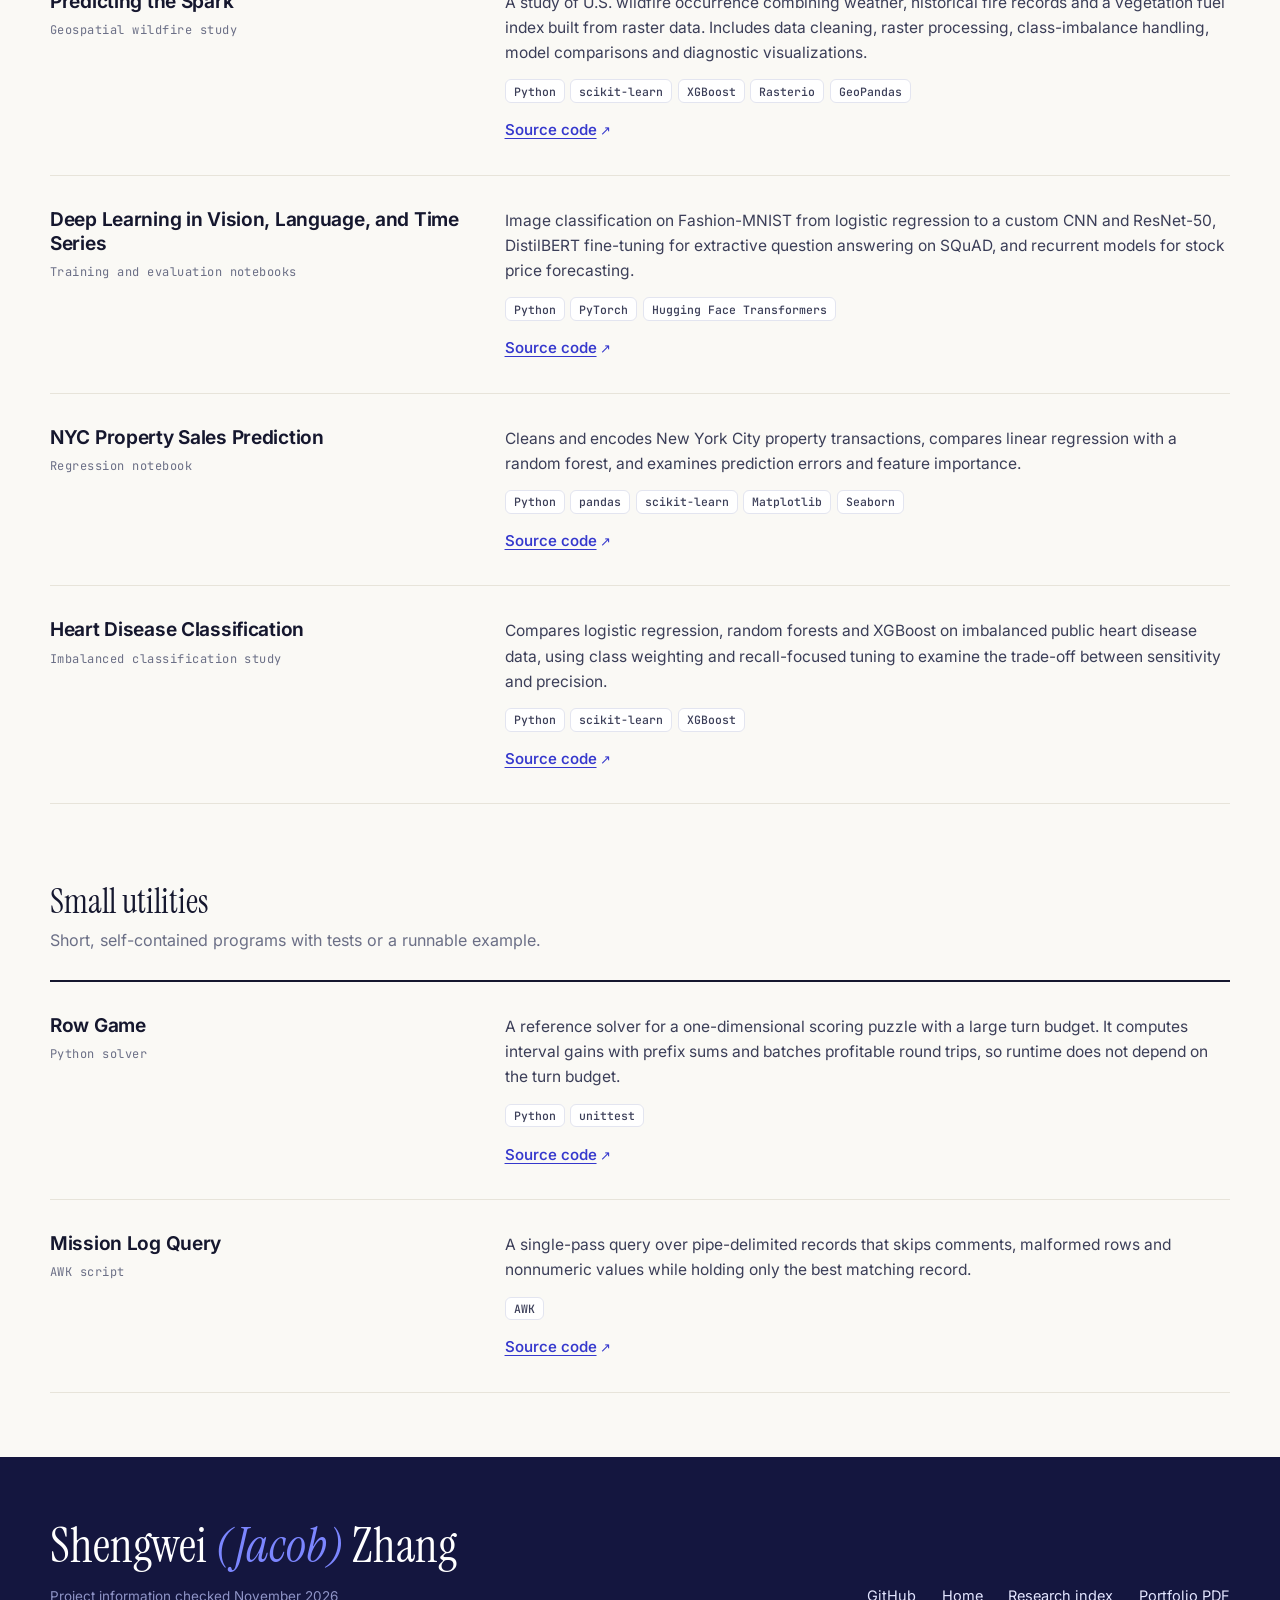
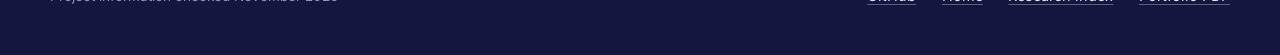
<file: projects/index.html>
<!doctype html>
<html lang="en">
<head>
 <meta charset="utf-8">
 <meta name="viewport" content="width=device-width, initial-scale=1">
 <meta name="color-scheme" content="light">
 <meta name="description" content="All public projects by Shengwei (Jacob) Zhang: engineering systems, research repositories, applied machine learning studies and small utilities, with source links.">
 <meta property="og:title" content="Projects | Shengwei (Jacob) Zhang">
 <meta property="og:description" content="Engineering systems, research repositories, applied machine learning studies and small utilities, with source links.">
 <meta property="og:type" content="website">
 <meta property="og:url" content="https://shengweizhang.com/projects/">
 <link rel="canonical" href="https://shengweizhang.com/projects/">
 <title>Projects | Shengwei (Jacob) Zhang</title>
 <link rel="preload" href="/assets/fonts/inter-latin-wght-normal.woff2" as="font" type="font/woff2" crossorigin>
 <link rel="preload" href="/assets/fonts/instrument-serif-latin-400-normal.woff2" as="font" type="font/woff2" crossorigin>
 <link rel="stylesheet" href="/styles.css">
</head>
<body>
<a class="skip-link" href="#main">Skip to content</a>

<header class="site-header">
 <div class="wrap">
  <a class="brand" href="/">Shengwei Zhang</a>
  <nav class="site-nav" aria-label="Primary">
   <ul>
    <li><a href="/#focus">Focus</a></li>
    <li><a href="/#projects">Projects</a></li>
    <li><a href="/#research">Research</a></li>
    <li><a href="/#about">About</a></li>
    <li><a href="/projects/" aria-current="page">All projects</a></li>
    <li><a class="ext" href="https://github.com/Bubu631" target="_blank" rel="noopener noreferrer">GitHub</a></li>
   </ul>
  </nav>
 </div>
</header>

<main id="main">

<section class="page-head">
 <div class="wrap">
  <p class="eyebrow">Projects</p>
  <h1>All projects</h1>
  <p>Every public project, under its own name, with what it implements, the stack, and where to read the code or try it.</p>
  <nav class="jump" aria-label="Project groups">
   <a href="#engineering">Engineering</a>
   <a href="#research">Research</a>
   <a href="#applied-ml">Applied machine learning</a>
   <a href="#utilities">Small utilities</a>
  </nav>
 </div>
</section>

<div class="wrap">

<section class="group" id="engineering" aria-labelledby="engineering-heading">
 <h2 id="engineering-heading">Engineering</h2>
 <p>Services, agent tooling and data pipelines.</p>
 <div class="entries">

  <article class="entry" id="clinical-trials-visualization">
   <div><h3>Clinical Trials Visualization</h3><p class="kind">FastAPI service</p></div>
   <div>
    <p class="desc">Turns a question about ClinicalTrials.gov into chart-ready data. A planner produces a typed query plan; Python retrieves, deduplicates and aggregates the studies and attaches NCT IDs and source field paths to every observation. Covered by 137 automated tests.</p>
    <ul class="chips"><li class="chip">Python</li><li class="chip">FastAPI</li><li class="chip">Pydantic</li><li class="chip">httpx</li><li class="chip">Docker</li><li class="chip">pytest</li></ul>
    <p class="link-row"><a class="ext" href="https://github.com/Bubu631/clinical-trials-visualization" target="_blank" rel="noopener noreferrer">Source code</a><a class="ext" href="https://github.com/Bubu631/clinical-trials-visualization/blob/main/docs/openapi.json" target="_blank" rel="noopener noreferrer">API schema</a><a href="/#clinical-trials-visualization">Details</a></p>
   </div>
  </article>

  <article class="entry" id="proofwork">
   <div><h3>Proofwork</h3><p class="kind">Review workflow, browser app and engine</p></div>
   <div>
    <p class="desc">Keeps a tax workpaper adjustment connected to its evidence and review history. A deterministic engine derives findings from supplied evidence, records actor, reason and original value for each adjustment, and invalidates earlier sign-offs when the content changes. The example uses invented records.</p>
    <ul class="chips"><li class="chip">TypeScript</li><li class="chip">React 19</li><li class="chip">Vite</li><li class="chip">Zod</li></ul>
    <p class="link-row"><a class="ext" href="https://proofwork-tax-jacob.zsw631123123.chatgpt.site/" target="_blank" rel="noopener noreferrer">Live prototype</a><a class="ext" href="https://www.youtube.com/watch?v=Yv1f2pFyUZU" target="_blank" rel="noopener noreferrer">Walkthrough video</a><a class="ext" href="https://github.com/Bubu631/proofwork" target="_blank" rel="noopener noreferrer">Source code</a><a href="/#proofwork">Details</a></p>
   </div>
  </article>

  <article class="entry" id="tool-dependency-graph">
   <div><h3>Tool Dependency Graph</h3><p class="kind">TypeScript utility</p></div>
   <div>
    <p class="desc">Reads a catalog of tool schemas and infers field-level dependencies offline: a link means one tool can return a typed value that another tool requires. Writes a JSON graph and a searchable HTML view.</p>
    <ul class="chips"><li class="chip">TypeScript</li><li class="chip">Node.js</li><li class="chip">JSON Schema</li></ul>
    <p class="link-row"><a href="/demos/tool-dependency-graph.html">Open the generated graph</a><a class="ext" href="https://github.com/Bubu631/tool-dependency-graph" target="_blank" rel="noopener noreferrer">Source code</a><a href="/#tool-dependency-graph">Details</a></p>
   </div>
  </article>

  <article class="entry" id="clinical-record-abstraction">
   <div><h3>Clinical Record Abstraction</h3><p class="kind">Python and SQLite prototype, synthetic records</p></div>
   <div>
    <p class="desc">Turns plain-text notes and attendance records into auditable reports. It records where each fact came from, deduplicates documents by content hash, and keeps a range when two credible records disagree about the same encounter.</p>
    <ul class="chips"><li class="chip">Python standard library</li><li class="chip">SQLite</li><li class="chip">unittest</li></ul>
    <p class="link-row"><a class="ext" href="https://github.com/Bubu631/clinical-record-abstraction" target="_blank" rel="noopener noreferrer">Source code</a><a class="ext" href="https://github.com/Bubu631/clinical-record-abstraction/tree/main/examples/records" target="_blank" rel="noopener noreferrer">Synthetic records</a><a href="/#clinical-record-abstraction">Details</a></p>
   </div>
  </article>

  <article class="entry" id="amap-poi-agent">
   <div><h3>Amap POI Agent</h3><p class="kind">Command-line itinerary planner</p></div>
   <div>
    <p class="desc">Plans up to three stops for a city, starting point, time budget and interests through the Amap MCP tools. A model-driven tool loop with a step limit searches places and routes; a verification layer then checks place identifiers, addresses, distances and times against the tool responses, drops places the tools never returned, and records failed calls. A rules planner provides a fallback over the same evidence.</p>
    <ul class="chips"><li class="chip">Python</li><li class="chip">MCP client (SSE, stdio)</li><li class="chip">LLM tool calls</li><li class="chip">asyncio</li><li class="chip">httpx</li></ul>
    <p class="link-row"><a class="ext" href="https://github.com/Bubu631/amap-poi-agent" target="_blank" rel="noopener noreferrer">Source code</a><a class="ext" href="https://github.com/Bubu631/amap-poi-agent/blob/master/RUN_RECORD.md" target="_blank" rel="noopener noreferrer">Run summary</a></p>
   </div>
  </article>

  <article class="entry" id="hpac-rowpack">
   <div><h3>HPAC Rowpack</h3><p class="kind">Lossless archive repacking</p></div>
   <div>
    <p class="desc">A reversible encoding for the signed integer weight rows in an HPAC video-compression archive. Rows are grouped by bit width, zigzag-coded and written as bitplanes ahead of the existing LZMA stage; the decoder restores the original model bytes and checks them before the inherited renderer runs. Reconstruction tests are included, and the repository documents which components are inherited.</p>
    <ul class="chips"><li class="chip">Python</li><li class="chip">NumPy</li><li class="chip">LZMA</li></ul>
    <p class="link-row"><a class="ext" href="https://github.com/Bubu631/hpac-rowpack" target="_blank" rel="noopener noreferrer">Source code</a><a class="ext" href="https://github.com/Bubu631/hpac-rowpack/blob/main/submissions/hpac_rowpack/runtime/rowpack.py" target="_blank" rel="noopener noreferrer">Row codec</a></p>
   </div>
  </article>

 </div>
</section>

<section class="group" id="research" aria-labelledby="research-heading">
 <h2 id="research-heading">Research</h2>
 <p>Each manuscript has its own repository with code, configurations and recorded results.</p>
 <div class="entries">

  <article class="entry" id="base-model-upgrade-non-regression">
   <div><h3>Certifying Model Upgrades with Slice-Wise Non-Regression and Incumbent Fallback</h3><p class="kind">Shengwei Zhang, Tao Wu, Fei Qian</p></div>
   <div>
    <p class="desc">Paired non-inferiority certification of a model upgrade across data slices, retaining the incumbent when the evidence is insufficient.</p>
    <ul class="chips"><li class="chip">NumPy</li><li class="chip">SciPy</li><li class="chip">scikit-learn</li></ul>
    <p class="link-row"><a class="ext" href="https://github.com/Bubu631/base-model-upgrade-non-regression/blob/main/papers/base_upgrade/main.pdf" target="_blank" rel="noopener noreferrer" aria-label="Manuscript: Certifying Model Upgrades">Manuscript</a><a class="ext" href="https://github.com/Bubu631/base-model-upgrade-non-regression" target="_blank" rel="noopener noreferrer" aria-label="Repository: Certifying Model Upgrades">Repository</a><a href="/#base-model-upgrade-non-regression">Details</a></p>
   </div>
  </article>

  <article class="entry" id="edit-localization-selection-bias">
   <div><h3>When Edit Localization Amplifies Relative Selection Bias: Gradient Geometry, Target Mismatch, and Importance Weighting</h3><p class="kind">Shengwei Zhang, Haoda Dai, Yifei Li, Yuheng Song</p></div>
   <div>
    <p class="desc">Gradient bias and target change when learning from selectively observed human corrections, with importance weighting and fixed-checkpoint diagnostics.</p>
    <ul class="chips"><li class="chip">PyTorch</li><li class="chip">Hugging Face Transformers</li><li class="chip">NumPy</li></ul>
    <p class="link-row"><a class="ext" href="https://github.com/Bubu631/edit-localization-selection-bias/blob/main/papers/edit_localization/main.pdf" target="_blank" rel="noopener noreferrer" aria-label="Manuscript: When Edit Localization Amplifies Relative Selection Bias">Manuscript</a><a class="ext" href="https://github.com/Bubu631/edit-localization-selection-bias" target="_blank" rel="noopener noreferrer" aria-label="Repository: When Edit Localization Amplifies Relative Selection Bias">Repository</a><a href="/#edit-localization-selection-bias">Details</a></p>
   </div>
  </article>

  <article class="entry" id="nhs-wellbeing-measurement">
   <div><h3>Which Uncertainty Is Worth Reducing? Budgeted Measurement for Wellbeing Prioritisation</h3><p class="kind">Shengwei Zhang</p></div>
   <div>
    <p class="desc">Budget allocation across two measurement channels before prioritising units for review, evaluated with simulations and a public BRFSS replay.</p>
    <ul class="chips"><li class="chip">pandas</li><li class="chip">SciPy</li><li class="chip">Matplotlib</li></ul>
    <p class="link-row"><a class="ext" href="https://github.com/Bubu631/nhs-wellbeing-measurement/blob/main/paper/full.pdf" target="_blank" rel="noopener noreferrer" aria-label="Manuscript: Which Uncertainty Is Worth Reducing?">Manuscript</a><a class="ext" href="https://github.com/Bubu631/nhs-wellbeing-measurement" target="_blank" rel="noopener noreferrer" aria-label="Repository: Which Uncertainty Is Worth Reducing?">Repository</a><a href="/#nhs-wellbeing-measurement">Details</a></p>
   </div>
  </article>

  <article class="entry" id="agent-audit-complexity">
   <div><h3>The Audit Complexity of Group-Relative Policy Updates</h3><p class="kind">Shengwei Zhang</p></div>
   <div>
    <p class="desc">How many reference labels are needed to recover a fixed group-relative policy update: query-complexity theory, randomized estimators and frozen-model diagnostics.</p>
    <ul class="chips"><li class="chip">NumPy</li><li class="chip">SciPy</li><li class="chip">PyTorch</li></ul>
    <p class="link-row"><a class="ext" href="https://github.com/Bubu631/agent-audit-complexity/blob/main/paper/main.pdf" target="_blank" rel="noopener noreferrer" aria-label="Manuscript: The Audit Complexity of Group-Relative Policy Updates">Manuscript</a><a class="ext" href="https://github.com/Bubu631/agent-audit-complexity" target="_blank" rel="noopener noreferrer" aria-label="Repository: The Audit Complexity of Group-Relative Policy Updates">Repository</a><a href="/#agent-audit-complexity">Details</a></p>
   </div>
  </article>

 </div>
</section>

<section class="group" id="applied-ml" aria-labelledby="applied-ml-heading">
 <h2 id="applied-ml-heading">Applied machine learning</h2>
 <p>Notebook studies covering data preparation, model comparison and evaluation.</p>
 <div class="entries">

  <article class="entry" id="predicting-the-spark">
   <div><h3>Predicting the Spark</h3><p class="kind">Geospatial wildfire study</p></div>
   <div>
    <p class="desc">A study of U.S. wildfire occurrence combining weather, historical fire records and a vegetation fuel index built from raster data. Includes data cleaning, raster processing, class-imbalance handling, model comparisons and diagnostic visualizations.</p>
    <ul class="chips"><li class="chip">Python</li><li class="chip">scikit-learn</li><li class="chip">XGBoost</li><li class="chip">Rasterio</li><li class="chip">GeoPandas</li></ul>
    <p class="link-row"><a class="ext" href="https://github.com/Bubu631/Predicting-the-Spark" target="_blank" rel="noopener noreferrer">Source code</a></p>
   </div>
  </article>

  <article class="entry" id="deep-learning-vision-language-time-series">
   <div><h3>Deep Learning in Vision, Language, and Time Series</h3><p class="kind">Training and evaluation notebooks</p></div>
   <div>
    <p class="desc">Image classification on Fashion-MNIST from logistic regression to a custom CNN and ResNet-50, DistilBERT fine-tuning for extractive question answering on SQuAD, and recurrent models for stock price forecasting.</p>
    <ul class="chips"><li class="chip">Python</li><li class="chip">PyTorch</li><li class="chip">Hugging Face Transformers</li></ul>
    <p class="link-row"><a class="ext" href="https://github.com/Bubu631/Deep-Learning-Image-Classification-NLP-Time-Series" target="_blank" rel="noopener noreferrer">Source code</a></p>
   </div>
  </article>

  <article class="entry" id="nyc-property-sales-prediction">
   <div><h3>NYC Property Sales Prediction</h3><p class="kind">Regression notebook</p></div>
   <div>
    <p class="desc">Cleans and encodes New York City property transactions, compares linear regression with a random forest, and examines prediction errors and feature importance.</p>
    <ul class="chips"><li class="chip">Python</li><li class="chip">pandas</li><li class="chip">scikit-learn</li><li class="chip">Matplotlib</li><li class="chip">Seaborn</li></ul>
    <p class="link-row"><a class="ext" href="https://github.com/Bubu631/Machine-Learning-Prediction-for-NYC-Property-Sales-" target="_blank" rel="noopener noreferrer">Source code</a></p>
   </div>
  </article>

  <article class="entry" id="heart-disease-classification">
   <div><h3>Heart Disease Classification</h3><p class="kind">Imbalanced classification study</p></div>
   <div>
    <p class="desc">Compares logistic regression, random forests and XGBoost on imbalanced public heart disease data, using class weighting and recall-focused tuning to examine the trade-off between sensitivity and precision.</p>
    <ul class="chips"><li class="chip">Python</li><li class="chip">scikit-learn</li><li class="chip">XGBoost</li></ul>
    <p class="link-row"><a class="ext" href="https://github.com/Bubu631/Heart-Disease-Classification" target="_blank" rel="noopener noreferrer">Source code</a></p>
   </div>
  </article>

 </div>
</section>

<section class="group" id="utilities" aria-labelledby="utilities-heading">
 <h2 id="utilities-heading">Small utilities</h2>
 <p>Short, self-contained programs with tests or a runnable example.</p>
 <div class="entries">

  <article class="entry" id="row-game">
   <div><h3>Row Game</h3><p class="kind">Python solver</p></div>
   <div>
    <p class="desc">A reference solver for a one-dimensional scoring puzzle with a large turn budget. It computes interval gains with prefix sums and batches profitable round trips, so runtime does not depend on the turn budget.</p>
    <ul class="chips"><li class="chip">Python</li><li class="chip">unittest</li></ul>
    <p class="link-row"><a class="ext" href="https://github.com/Bubu631/row-game" target="_blank" rel="noopener noreferrer">Source code</a></p>
   </div>
  </article>

  <article class="entry" id="mission-log-query">
   <div><h3>Mission Log Query</h3><p class="kind">AWK script</p></div>
   <div>
    <p class="desc">A single-pass query over pipe-delimited records that skips comments, malformed rows and nonnumeric values while holding only the best matching record.</p>
    <ul class="chips"><li class="chip">AWK</li></ul>
    <p class="link-row"><a class="ext" href="https://github.com/Bubu631/mission-log-query" target="_blank" rel="noopener noreferrer">Source code</a></p>
   </div>
  </article>

 </div>
</section>

</div>

</main>

<footer class="site-footer">
 <div class="wrap">
  <div>
   <p class="sign">Shengwei <em>(Jacob)</em> Zhang</p>
   <p class="note">Project information checked November 2026</p>
  </div>
  <ul>
   <li><a href="https://github.com/Bubu631" target="_blank" rel="noopener noreferrer">GitHub</a></li>
   <li><a href="/">Home</a></li>
   <li><a href="https://github.com/Bubu631/research" target="_blank" rel="noopener noreferrer">Research index</a></li>
   <li><a href="/Shengwei_Zhang_GitHub_Portfolio.pdf">Portfolio PDF</a></li>
  </ul>
 </div>
</footer>
</body>
</html>
</file>
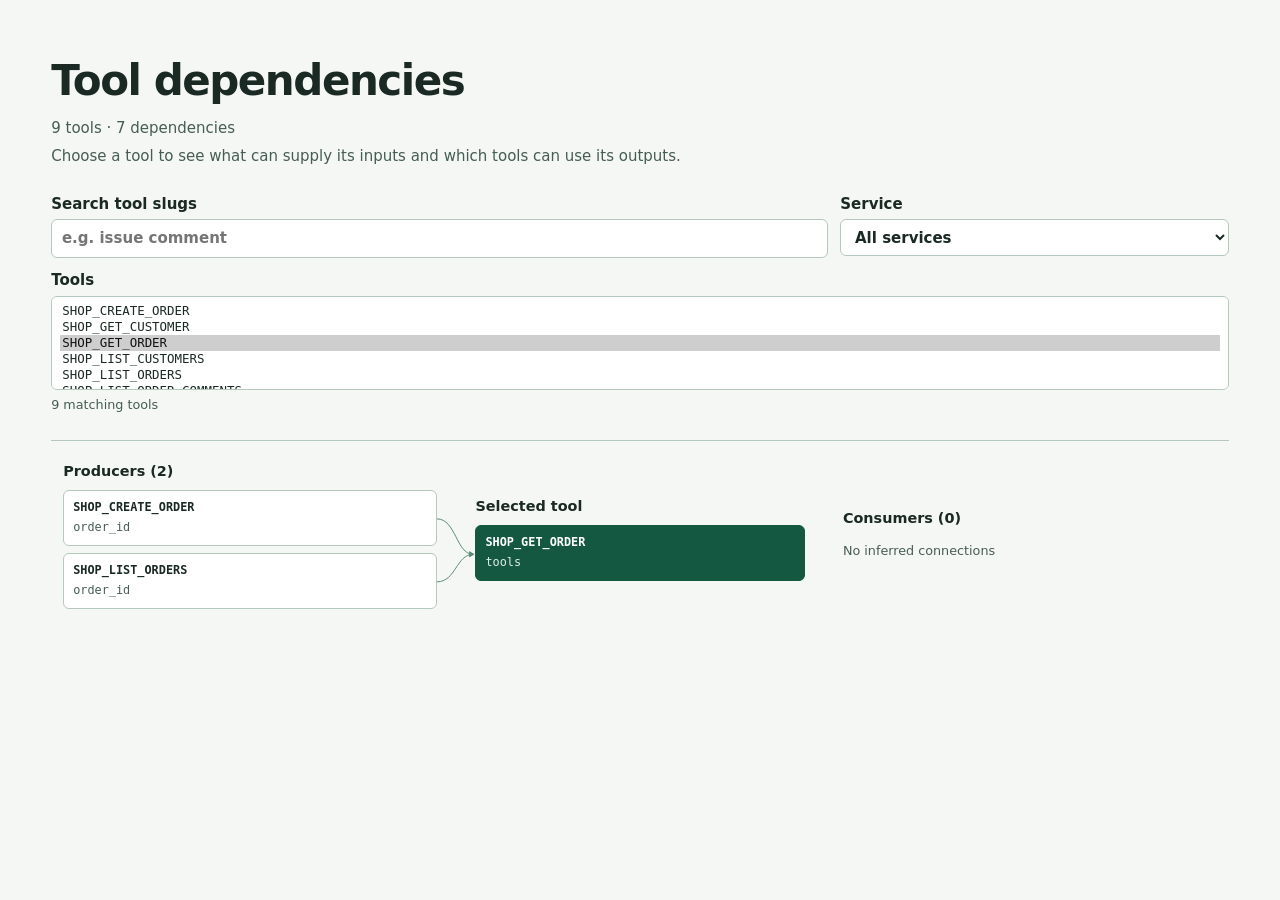
<file: demos/tool-dependency-graph.html>
<!doctype html>
<html lang="en">
<meta charset="utf-8">
<meta name="viewport" content="width=device-width, initial-scale=1">
<title>Tool dependencies</title>
<style>
  :root {
    color-scheme: light;
    --background: #f5f7f4;
    --paper: #fff;
    --ink: #1a2924;
    --muted: #465d54;
    --accent: #145842;
    --line: #b5c8be;
    font: 15px/1.45 system-ui, sans-serif;
  }
  * { box-sizing: border-box; }
  body { margin: 0; color: var(--ink); background: var(--background); }
  main { max-width: 1400px; margin: auto; padding: clamp(18px, 4vw, 52px); }
  h1 { margin: 0; font-size: clamp(28px, 5vw, 42px); letter-spacing: -.035em; }
  p { margin: .4em 0 0; color: var(--muted); }
  .controls { display: grid; grid-template-columns: minmax(0, 2fr) minmax(8em, 1fr); gap: 12px; margin: 26px 0 12px; }
  label { display: grid; align-content: start; gap: 4px; min-width: 0; font-weight: 650; }
  input, select, button {
    font: inherit; border: 1px solid var(--line); color: var(--ink);
    border-radius: 6px; background: var(--paper); padding: .5em .65em; min-width: 0;
  }
  button { cursor: pointer; }
  :focus-visible { outline: 3px solid #147656; outline-offset: 2px; }
  select[size] { width: 100%; font: .83rem/1.3 ui-monospace, monospace; }
  .matches { font-size: .85rem; margin-top: 6px; min-height: 1.3em; }
  .graph {
    display: grid; grid-template-columns: minmax(0, 1fr) minmax(0, .88fr) minmax(0, 1fr);
    gap: clamp(12px, 3vw, 42px); position: relative; align-items: center;
    margin-top: 25px; padding: 20px 12px; border-top: 1px solid var(--line);
  }
  canvas { position: absolute; inset: 0; pointer-events: none; }
  .lane { position: relative; min-width: 0; display: grid; gap: 8px; }
  .lane h2 { margin: 0; font-size: .96rem; }
  .lane p { font-size: .85rem; }
  .neighbors { display: grid; gap: 7px; }
  .node {
    width: 100%; text-align: left; font: 700 .79rem/1.35 ui-monospace, monospace;
    overflow-wrap: anywhere; background: var(--paper);
    padding: 9px; border: 1px solid var(--line); border-radius: 6px;
  }
  .neighbors .node:hover { border-color: var(--accent); background: #edf7f0; }
  .focus { color: white; background: var(--accent); border-color: var(--accent); }
  .labels { display: block; margin-top: 4px; font-weight: 400; color: var(--muted); }
  .focus .labels { color: #deece6; }
  .pages { display: flex; align-items: center; gap: 6px; font-size: .81rem; }
  .pages button { padding: .15em .5em; }
  .pages button:disabled { opacity: .45; cursor: default; }
  [hidden] { display: none !important; }
  @media (max-width: 600px) {
    .controls, .graph { grid-template-columns: 1fr; }
    .graph { padding: 16px 0; gap: 20px; }
    .node { padding: 7px; }
    canvas { display: none; }
  }
</style>
<main>
  <h1>Tool dependencies</h1>
  <p id="stats"></p>
  <p>Choose a tool to see what can supply its inputs and which tools can use its outputs.</p>
  <div class="controls">
    <label>Search tool slugs <input id="search" type="search" placeholder="e.g. issue comment" autocomplete="off"></label>
    <label>Service <select id="service"><option value="">All services</option></select></label>
  </div>
  <label>Tools <select id="tools" size="5"></select></label>
  <p class="matches" id="matches" aria-live="polite"></p>
  <section class="graph" aria-label="Dependency graph">
    <canvas aria-hidden="true"></canvas>
    <div class="lane">
      <h2 id="in-title">Producers</h2>
      <div id="in-list" class="neighbors"></div>
      <div class="pages" id="in-pages"></div>
    </div>
    <div class="lane">
      <h2>Selected tool</h2>
      <div class="node focus" id="focus" aria-live="polite"></div>
    </div>
    <div class="lane">
      <h2 id="out-title">Consumers</h2>
      <div id="out-list" class="neighbors"></div>
      <div class="pages" id="out-pages"></div>
    </div>
  </section>
</main>
<script type="application/json" id="graph-data">{"nodes":[{"id":"SHOP_CREATE_ORDER","service":"tools"},{"id":"SHOP_GET_CUSTOMER","service":"tools"},{"id":"SHOP_GET_ORDER","service":"tools"},{"id":"SHOP_LIST_CUSTOMERS","service":"tools"},{"id":"SHOP_LIST_ORDERS","service":"tools"},{"id":"SHOP_LIST_ORDER_COMMENTS","service":"tools"},{"id":"SHOP_LIST_PRODUCT_COMMENTS","service":"tools"},{"id":"SHOP_READ_ORDER_COMMENT","service":"tools"},{"id":"SHOP_TAG_ORDER","service":"tools"}],"edges":[{"from":"SHOP_LIST_CUSTOMERS","to":"SHOP_CREATE_ORDER","label":"customer_id"},{"from":"SHOP_LIST_CUSTOMERS","to":"SHOP_GET_CUSTOMER","label":"customer_id"},{"from":"SHOP_CREATE_ORDER","to":"SHOP_GET_ORDER","label":"order_id"},{"from":"SHOP_LIST_ORDERS","to":"SHOP_GET_ORDER","label":"order_id"},{"from":"SHOP_CREATE_ORDER","to":"SHOP_LIST_ORDER_COMMENTS","label":"order_id"},{"from":"SHOP_LIST_ORDERS","to":"SHOP_LIST_ORDER_COMMENTS","label":"order_id"},{"from":"SHOP_LIST_ORDER_COMMENTS","to":"SHOP_READ_ORDER_COMMENT","label":"comment_id"}],"focus":"SHOP_GET_ORDER"}</script>
<script>
  "use strict";
  const { nodes, edges, focus } = JSON.parse(document.querySelector("#graph-data").textContent);
  const get = (id) => document.getElementById(id);
  const select = get("tools");
  const search = get("search");
  const service = get("service");
  const selected = get("focus");
  const canvas = document.querySelector("canvas");
  const graph = document.querySelector(".graph");
  const byId = new Map(nodes.map((node) => [node.id, node]));
  const incoming = new Map();
  const outgoing = new Map();
  const page = { in: 0, out: 0 };
  const pageSize = 8;

  function add(index, id, neighbor, label) {
    if (!index.has(id)) index.set(id, new Map());
    const group = index.get(id);
    if (!group.has(neighbor)) group.set(neighbor, new Set());
    group.get(neighbor).add(label);
  }

  for (const { from, to, label } of edges) {
    add(incoming, to, from, label);
    add(outgoing, from, to, label);
  }
  for (const value of [...new Set(nodes.map((node) => node.service))].sort()) {
    service.add(new Option(value, value));
  }
  get("stats").textContent = nodes.length.toLocaleString() + " tools · " +
    edges.length.toLocaleString() + " dependencies";
  let active = focus || edges[0]?.to || nodes[0]?.id;

  function filterTools() {
    const tokens = search.value.toLowerCase().trim().split(/[\s_]+/).filter(Boolean);
    const result = nodes.filter(({ id, service: group }) =>
      (!service.value || group === service.value) &&
      tokens.every((word) => id.toLowerCase().includes(word)));
    select.replaceChildren(...result.map(({ id }) => new Option(id, id)));
    select.value = active ?? "";
    get("matches").textContent = result.length.toLocaleString() +
      (result.length === 1 ? " matching tool" : " matching tools");
  }

  function show(id, viaNeighbor = false) {
    active = id;
    if (viaNeighbor && ![...select.options].some((option) => option.value === id)) {
      search.value = "";
      service.value = "";
      filterTools();
    }
    select.value = id;
    page.in = 0;
    page.out = 0;
    render();
    if (viaNeighbor) {
      selected.tabIndex = -1;
      selected.focus({ preventScroll: true });
    }
  }

  function lane(side, index, name) {
    const list = get(side + "-list");
    const controls = get(side + "-pages");
    const neighbors = [...(index.get(active) ?? [])].sort(([a, aLabels], [b, bLabels]) =>
      // Put resource-specific fields above ubiquitous scope fields.
      priority(bLabels) - priority(aLabels) || a.localeCompare(b));
    get(side + "-title").textContent = name + " (" + neighbors.length + ")";
    list.replaceChildren();
    controls.replaceChildren();
    if (!neighbors.length) {
      const empty = document.createElement("p");
      empty.textContent = "No inferred connections";
      list.append(empty);
    }
    for (const [slug, labels] of neighbors.slice(page[side] * pageSize, (page[side] + 1) * pageSize)) {
      const button = document.createElement("button");
      button.className = "node";
      button.textContent = slug;
      const fields = document.createElement("span");
      fields.className = "labels";
      fields.textContent = [...labels].sort().join(" · ");
      button.append(fields);
      button.addEventListener("click", () => show(slug, true));
      list.append(button);
    }
    const pages = Math.ceil(neighbors.length / pageSize);
    if (pages > 1) {
      const count = document.createElement("span");
      count.textContent = (page[side] + 1) + " / " + pages;
      for (const [text, delta, label] of [["←", -1, "Previous"], ["→", 1, "Next"]]) {
        const button = document.createElement("button");
        button.textContent = text;
        button.setAttribute("aria-label", label + " " + name.toLowerCase());
        button.disabled = page[side] + delta < 0 || page[side] + delta >= pages;
        button.addEventListener("click", () => {
          page[side] += delta;
          render();
          (get(side + "-pages").querySelector('button[aria-label^="' + label + '"]:enabled') ??
            get(side + "-pages").querySelector("button:enabled"))?.focus();
        });
        controls.append(button);
        if (delta === -1) controls.append(count);
      }
    }
  }

  function priority(labels) {
    return [...labels].some((label) => !["owner", "repo", "org", "username"].includes(label)) ? 1 : 0;
  }

  function draw() {
    const bounds = graph.getBoundingClientRect();
    const scale = window.devicePixelRatio || 1;
    canvas.width = Math.ceil(bounds.width * scale);
    canvas.height = Math.ceil(bounds.height * scale);
    canvas.style.width = bounds.width + "px";
    canvas.style.height = bounds.height + "px";
    const ctx = canvas.getContext("2d");
    ctx.scale(scale, scale);
    ctx.strokeStyle = "#5c8a77";
    ctx.fillStyle = "#5c8a77";
    const center = selected.getBoundingClientRect();

    function arrow(a, b) {
      const x1 = a.right - bounds.left;
      const y1 = a.top - bounds.top + a.height / 2;
      const x2 = b.left - bounds.left;
      const y2 = b.top - bounds.top + b.height / 2;
      const middle = (x1 + x2) / 2;
      ctx.beginPath();
      ctx.moveTo(x1, y1);
      ctx.bezierCurveTo(middle, y1, middle, y2, x2 - 2, y2);
      ctx.stroke();
      ctx.beginPath();
      ctx.moveTo(x2 - 1, y2);
      ctx.lineTo(x2 - 6, y2 - 3);
      ctx.lineTo(x2 - 6, y2 + 3);
      ctx.fill();
    }
    for (const item of get("in-list").querySelectorAll(".node")) arrow(item.getBoundingClientRect(), center);
    for (const item of get("out-list").querySelectorAll(".node")) arrow(center, item.getBoundingClientRect());
  }

  function render() {
    selected.textContent = active ?? "No tools";
    if (active) {
      const meta = document.createElement("span");
      meta.className = "labels";
      meta.textContent = byId.get(active).service;
      selected.append(meta);
    }
    lane("in", incoming, "Producers");
    lane("out", outgoing, "Consumers");
    draw();
  }

  search.addEventListener("input", filterTools);
  service.addEventListener("change", filterTools);
  select.addEventListener("change", () => show(select.value));
  window.addEventListener("resize", draw);
  filterTools();
  render();
</script>
</html>
</file>
<file: styles.css>
@font-face { font-family: "Inter"; src: url("/assets/fonts/inter-latin-wght-normal.woff2") format("woff2"); font-weight: 100 900; font-style: normal; font-display: swap; }
@font-face { font-family: "Instrument Serif"; src: url("/assets/fonts/instrument-serif-latin-400-normal.woff2") format("woff2"); font-weight: 400; font-style: normal; font-display: swap; }
@font-face { font-family: "Instrument Serif"; src: url("/assets/fonts/instrument-serif-latin-400-italic.woff2") format("woff2"); font-weight: 400; font-style: italic; font-display: swap; }
@font-face { font-family: "JetBrains Mono"; src: url("/assets/fonts/jetbrains-mono-latin-wght-normal.woff2") format("woff2"); font-weight: 100 800; font-style: normal; font-display: swap; }

:root {
  color-scheme: light;
  --paper: #faf9f5;
  --surface: #ffffff;
  --tint: #eef0ff;
  --tint-2: #f4f5fd;
  --ink: #15172e;
  --ink-2: #3b3e58;
  --muted: #6b6f86;
  --line: #e7e4da;
  --line-cool: #e3e5f0;
  --line-strong: #cfcbbd;
  --accent: #3538cd;
  --accent-strong: #2a2ca8;
  --accent-soft: #7c86ff;
  --deep: #14163f;
  --deep-2: #1f2264;
  --code-bg: #f5f6fb;
  --ok: #0f7a55;
  --warn: #9a5b00;
  --radius: 18px;
  --radius-sm: 10px;
  --shadow-sm: 0 1px 2px rgba(21, 23, 46, .05), 0 6px 18px -10px rgba(21, 23, 46, .18);
  --shadow: 0 2px 4px rgba(21, 23, 46, .04), 0 24px 48px -20px rgba(31, 34, 100, .32);
  --sans: "Inter", ui-sans-serif, -apple-system, BlinkMacSystemFont, "Segoe UI", "Helvetica Neue", Arial, sans-serif;
  --serif: "Instrument Serif", "Iowan Old Style", "Palatino Linotype", Georgia, "Times New Roman", serif;
  --mono: "JetBrains Mono", ui-monospace, "SF Mono", SFMono-Regular, Menlo, Consolas, monospace;
  --wrap: 1180px;
  --gutter: 32px;
}

*, *::before, *::after { box-sizing: border-box; }
html { scroll-behavior: smooth; scroll-padding-top: 5.5rem; -webkit-text-size-adjust: 100%; }
body {
  margin: 0;
  background: var(--paper);
  color: var(--ink);
  font-family: var(--sans);
  font-size: 1rem;
  line-height: 1.62;
  font-feature-settings: "cv11", "ss03";
  -webkit-font-smoothing: antialiased;
  text-rendering: optimizeLegibility;
}
img, svg { max-width: 100%; }
img { display: block; height: auto; }
h1, h2, h3, h4, p, ul, ol, figure, dl, dd { margin: 0; }
ul, ol { padding: 0; list-style: none; }
a { color: var(--accent); text-decoration-thickness: 1px; text-underline-offset: .22em; }
a:hover { color: var(--accent-strong); }
:focus-visible { outline: 2px solid var(--accent); outline-offset: 3px; border-radius: 4px; }
code, .mono { font-family: var(--mono); font-size: .88em; }
::selection { background: #d9dcff; }

.wrap { width: 100%; max-width: calc(var(--wrap) + 2 * var(--gutter)); margin: 0 auto; padding: 0 var(--gutter); }
.skip-link { position: absolute; left: 1rem; top: -6rem; z-index: 20; padding: .5rem .8rem; background: var(--ink); color: #fff; border-radius: 6px; }
.skip-link:focus { top: 1rem; color: #fff; }

/* Header */
.site-header {
  position: sticky; top: 0; z-index: 10;
  background: rgba(250, 249, 245, .84);
  -webkit-backdrop-filter: saturate(160%) blur(14px);
  backdrop-filter: saturate(160%) blur(14px);
  border-bottom: 1px solid var(--line);
}
.site-header .wrap { display: flex; align-items: center; justify-content: space-between; gap: 1.5rem; min-height: 64px; }
.brand { font-family: var(--serif); font-size: 1.5rem; line-height: 1; letter-spacing: -.01em; color: var(--ink); text-decoration: none; white-space: nowrap; }
.brand:hover { color: var(--accent); }
.site-nav ul { display: flex; align-items: center; gap: .15rem; }
.site-nav a {
  display: block; padding: .45rem .75rem; border-radius: 999px;
  color: var(--ink-2); font-size: .9063rem; font-weight: 500; text-decoration: none; white-space: nowrap;
  transition: background-color .15s, color .15s;
}
.site-nav a:hover { background: rgba(53, 56, 205, .08); color: var(--accent-strong); }
.site-nav a[aria-current="page"] { color: var(--accent-strong); background: var(--tint); }
.site-nav li:last-child a { margin-left: .5rem; border: 1px solid var(--line-strong); background: var(--surface); color: var(--ink); }
.site-nav li:last-child a:hover { border-color: var(--ink); background: var(--surface); color: var(--ink); }
.ext::after { content: "\2197"; display: inline-block; margin-left: .25em; font-size: .85em; font-family: var(--sans); }

/* Buttons and links */
.btn {
  display: inline-flex; align-items: center; justify-content: center; gap: .55rem;
  padding: .85rem 1.5rem; border-radius: 999px; border: 1px solid transparent;
  font-weight: 600; font-size: 1rem; line-height: 1.2; text-decoration: none; white-space: nowrap;
  transition: background-color .15s, border-color .15s, color .15s, transform .15s, box-shadow .15s;
}
.btn svg { width: 1.15em; height: 1.15em; flex: none; }
.btn-primary { background: var(--accent); color: #fff; box-shadow: 0 10px 22px -10px rgba(53, 56, 205, .7); }
.btn-primary::after { content: "\2192"; font-family: var(--sans); transition: transform .15s; }
.btn-primary:hover { background: var(--accent-strong); color: #fff; }
.btn-primary:hover::after { transform: translateX(3px); }
.btn-secondary { background: var(--surface); color: var(--ink); border-color: var(--line-strong); }
.btn-secondary:hover { border-color: var(--ink); color: var(--ink); }
.link-row { display: flex; flex-wrap: wrap; gap: .5rem 1.4rem; }
.link-row a { font-weight: 550; font-size: .9375rem; }

.chips { display: flex; flex-wrap: wrap; gap: .35rem; }
.chip {
  display: inline-block; padding: .14rem .5rem; border-radius: 6px;
  background: var(--surface); border: 1px solid var(--line-cool); color: var(--ink-2);
  font-family: var(--mono); font-size: .7188rem; font-weight: 500; line-height: 1.5; white-space: nowrap;
}
.label, .eyebrow {
  font-family: var(--mono); font-size: .75rem; font-weight: 600; letter-spacing: .12em; text-transform: uppercase;
}
.label { color: var(--muted); }
.eyebrow { display: flex; align-items: center; gap: .75rem; color: var(--accent); }
.eyebrow::before { content: ""; width: 2rem; height: 1px; background: currentColor; }

/* Hero */
.hero { position: relative; overflow: hidden; border-bottom: 1px solid var(--line); }
.hero::before {
  content: ""; position: absolute; inset: 0; pointer-events: none;
  background-image: radial-gradient(circle at 1px 1px, rgba(53, 56, 205, .16) 1px, transparent 0);
  background-size: 26px 26px;
  -webkit-mask-image: radial-gradient(900px 520px at 18% 0%, #000 0%, transparent 72%);
  mask-image: radial-gradient(900px 520px at 18% 0%, #000 0%, transparent 72%);
}
.hero .wrap {
  position: relative;
  display: grid; grid-template-columns: minmax(0, 1.12fr) minmax(0, .88fr); gap: 4.5rem; align-items: center;
  padding-top: 4.5rem; padding-bottom: 5rem;
}
.hero-meta { margin-bottom: 1.4rem; font-size: .9375rem; color: var(--muted); }
.hero h1 {
  font-family: var(--serif); font-weight: 400;
  font-size: clamp(3.1rem, 6.1vw, 5rem); line-height: .98; letter-spacing: -.015em;
}
.hero h1 em { font-style: italic; color: var(--accent); }
.roles { display: flex; flex-wrap: wrap; gap: .3rem .7rem; margin-top: 1.5rem; }
.roles li {
  display: inline-flex; align-items: center; gap: .7rem;
  font-family: var(--mono); font-size: .75rem; font-weight: 600; letter-spacing: .06em; text-transform: uppercase; color: var(--ink-2); white-space: nowrap;
}
.roles li:not(:last-child)::after { content: "/"; color: var(--accent-soft); }
.hero .lead { margin-top: 1.35rem; max-width: 34rem; font-size: 1.1875rem; line-height: 1.58; color: var(--ink-2); }
.hero .cta { display: flex; flex-wrap: wrap; gap: .75rem; margin-top: 2.1rem; }
.hero .link-row { margin-top: 1.6rem; }
.hero .link-row a { color: var(--ink-2); }
.hero .link-row a:hover { color: var(--accent); }

/* Hero photo */
.hero-photo { justify-self: end; width: 100%; max-width: 500px; border-radius: 28px; overflow: hidden; background: var(--tint); box-shadow: var(--shadow); }
.hero-photo img { width: 100%; aspect-ratio: 4 / 5; object-fit: cover; }

/* Sections */
.section { padding: 6.5rem 0; }
.section.alt { background: var(--surface); border-top: 1px solid var(--line); border-bottom: 1px solid var(--line); }
.section-head { max-width: 50rem; margin-bottom: 3.5rem; }
.section-head h2, .page-head h1, .about-head h2 {
  margin-top: 1rem; font-family: var(--serif); font-weight: 400;
  font-size: clamp(2.2rem, 4.3vw, 3.4rem); line-height: 1.04; letter-spacing: -.012em;
}
.section-head p:not(.eyebrow) { margin-top: 1.1rem; max-width: 40rem; font-size: 1.0938rem; color: var(--ink-2); }

/* Technical focus */
.focus-grid { display: grid; grid-template-columns: repeat(4, minmax(0, 1fr)); gap: 2.25rem; }
.focus-col { border-top: 2px solid var(--ink); padding-top: 1.25rem; }
.focus-col .num { font-family: var(--mono); font-size: .75rem; font-weight: 600; letter-spacing: .1em; color: var(--accent); }
.focus-col h3 { margin-top: .6rem; font-size: 1.3125rem; font-weight: 650; letter-spacing: -.02em; line-height: 1.2; }
.focus-col > p { margin-top: .55rem; font-size: .9375rem; color: var(--muted); line-height: 1.55; min-height: 4.4rem; }
.evidence { margin-top: 1.1rem; padding-top: 1.1rem; border-top: 1px solid var(--line); }
.evidence .label { display: block; margin-bottom: .45rem; font-size: .6563rem; }
.evidence .proof { margin-top: 1rem; }
.evidence a.proj { font-weight: 650; font-size: 1rem; line-height: 1.3; color: var(--ink); text-decoration: none; }
.evidence a.proj::after { content: "\00a0\2192"; color: var(--accent); font-family: var(--sans); }
.evidence a.proj:hover { color: var(--accent); }
.evidence .proof p:not(.label) { margin-top: .3rem; font-size: .875rem; color: var(--muted); line-height: 1.5; }
.evidence .code-link { display: inline-block; margin-top: .5rem; font-family: var(--mono); font-size: .75rem; font-weight: 600; color: var(--ink-2); }
.evidence .code-link:hover { color: var(--accent); }

/* Selected projects */
.features { display: grid; }
.feature {
  display: grid; grid-template-columns: minmax(0, 1.22fr) minmax(0, 1fr); gap: 4rem; align-items: center;
  padding: 4rem 0; border-top: 1px solid var(--line);
}
.feature:first-child { border-top: 0; padding-top: 0; }
.feature:last-child { padding-bottom: 0; }
.feature:nth-child(even) .feature-media { order: 2; }
.feature-media { padding: 2rem 2rem 0; border-radius: 24px; overflow: hidden; background: linear-gradient(160deg, #e9ebff 0%, #f5f3ec 100%); }
.feature:nth-child(even) .feature-media { background: linear-gradient(200deg, #e9ebff 0%, #f5f3ec 100%); }
.window { border-radius: 12px 12px 0 0; overflow: hidden; background: var(--surface); box-shadow: 0 18px 40px -16px rgba(21, 23, 46, .35), 0 0 0 1px rgba(21, 23, 46, .08); }
.window-bar { display: flex; align-items: center; gap: .4rem; padding: .6rem .8rem; background: #f3f3f6; border-bottom: 1px solid #e3e4ec; }
.window-bar i { width: 9px; height: 9px; border-radius: 50%; background: #d3d5e0; }
.window-bar span { margin-left: .6rem; font-family: var(--mono); font-size: .6875rem; color: var(--muted); white-space: nowrap; overflow: hidden; text-overflow: ellipsis; }
.window img { width: 100%; }
.window.dark { background: #12142e; box-shadow: 0 18px 40px -16px rgba(21, 23, 46, .55); }
.window.dark .window-bar { background: #1b1e42; border-bottom-color: #2a2e5c; }
.window.dark .window-bar i { background: #3a3f78; }
.window.dark .window-bar span { color: #9aa1d4; }
.terminal { padding: 1.2rem 1.25rem 1.6rem; color: #dbe0ff; font-family: var(--mono); font-size: .75rem; line-height: 1.6; }
.terminal .cmd { color: #a9b2ff; overflow-wrap: anywhere; }
.terminal .cmd::before { content: "$ "; color: #6a70a8; }
.terminal .out-head { margin-top: .9rem; color: #fff; font-weight: 600; }
.terminal table { width: 100%; margin-top: .6rem; border-collapse: collapse; }
.terminal th, .terminal td { padding: .3rem .6rem .3rem 0; text-align: left; vertical-align: top; border-top: 1px solid #2a2e5c; }
.terminal th { color: #8f96c9; font-weight: 500; border-top: 0; }
.terminal .hl { color: #ffd58a; font-weight: 600; }
.terminal td:nth-child(-n+3), .terminal th { white-space: nowrap; }
.terminal .total { margin-top: .8rem; color: #b8f3d6; }
.feature-num { display: flex; align-items: center; gap: .75rem; font-family: var(--mono); font-size: .75rem; font-weight: 600; letter-spacing: .1em; text-transform: uppercase; color: var(--accent); }
.feature-num span { color: var(--muted); }
.feature-body h3 { margin-top: .8rem; font-family: var(--serif); font-weight: 400; font-size: clamp(1.9rem, 3vw, 2.5rem); line-height: 1.08; letter-spacing: -.01em; }
.feature-body .tagline { margin-top: .7rem; color: var(--ink-2); font-size: 1.0625rem; line-height: 1.5; }
.card-facts { margin-top: 1.5rem; display: grid; gap: 1.05rem; }
.card-facts > div { padding-left: 1rem; border-left: 2px solid var(--line-cool); }
.card-facts > div:nth-child(2) { border-left-color: var(--accent); }
.card-facts dt { font-family: var(--mono); font-size: .6875rem; font-weight: 600; letter-spacing: .1em; text-transform: uppercase; color: var(--muted); }
.card-facts > div:nth-child(2) dt { color: var(--accent); }
.card-facts dd { margin-top: .25rem; font-size: .9531rem; color: var(--ink-2); line-height: 1.6; }
.feature-body .chips { margin-top: 1.4rem; }
.card-links { display: flex; flex-wrap: wrap; align-items: center; gap: .6rem 1.3rem; margin-top: 1.5rem; }
.card-links a { font-weight: 600; font-size: .9375rem; }
.card-links a.primary { padding: .6rem 1.1rem; border-radius: 999px; background: var(--ink); color: #fff; text-decoration: none; transition: background-color .15s; }
.card-links a.primary:hover { background: var(--accent); }
.card-links a:not(.primary) { color: var(--ink); }
.card-links a:not(.primary):hover { color: var(--accent); }

/* Research */
.papers { display: grid; grid-template-columns: repeat(2, minmax(0, 1fr)); gap: 1.75rem; }
.paper {
  display: flex; flex-direction: column; background: var(--surface); border: 1px solid var(--line); border-radius: var(--radius); overflow: hidden;
  transition: border-color .2s, box-shadow .2s, transform .2s;
}
.paper:hover { border-color: #c9ccf3; box-shadow: var(--shadow-sm); }
.paper figure { order: -1; padding: 1.25rem 1.25rem .9rem; border-bottom: 1px solid var(--line); background: var(--surface); }
.paper figure img { width: 100%; aspect-ratio: 1200 / 440; object-fit: contain; }
.paper figcaption { margin-top: .6rem; font-size: .7813rem; color: var(--muted); }
.paper > div { display: flex; flex-direction: column; flex: 1; padding: 1.5rem 1.6rem 1.6rem; }
.paper h3 { font-size: 1.1875rem; font-weight: 650; line-height: 1.32; letter-spacing: -.015em; }
.paper .authors { margin-top: .5rem; font-size: .8438rem; color: var(--muted); }
.paper .summary { margin-top: .8rem; color: var(--ink-2); font-size: .9375rem; }
.paper .chips { margin-top: 1rem; }
.paper .link-row { margin-top: auto; padding-top: 1.2rem; }
.after-list { margin-top: 2.25rem; font-size: .9688rem; color: var(--ink-2); }

/* About */
.about-top { display: grid; grid-template-columns: minmax(0, 4fr) minmax(0, 7fr); gap: 4rem; align-items: start; }
.about-copy p { max-width: 40rem; font-size: 1.0938rem; color: var(--ink-2); }
.about-copy p + p { margin-top: 1.15rem; }
.about-more { display: grid; grid-template-columns: minmax(0, 7fr) minmax(0, 5fr); gap: 4.5rem; margin-top: 4.5rem; }
.about-more h3 { padding-bottom: .9rem; border-bottom: 2px solid var(--ink); font-family: var(--mono); font-size: .75rem; font-weight: 600; letter-spacing: .12em; text-transform: uppercase; }
.timeline li { display: grid; grid-template-columns: 6.5rem minmax(0, 1fr); gap: 1rem; padding: 1rem 0; border-bottom: 1px solid var(--line); }
.timeline .when { font-family: var(--mono); font-size: .8125rem; font-weight: 500; color: var(--accent); padding-top: .15rem; white-space: nowrap; }
.timeline strong { display: block; font-weight: 650; letter-spacing: -.01em; }
.timeline span { display: block; font-size: .9063rem; color: var(--muted); }
.facts li { padding: 1rem 0; border-bottom: 1px solid var(--line); }
.facts strong { display: block; font-weight: 650; }
.facts span { display: block; margin-top: .15rem; font-size: .9063rem; color: var(--muted); }

/* More projects band */
.more { display: flex; flex-wrap: wrap; align-items: center; justify-content: space-between; gap: 1.5rem 3rem; padding: 2.75rem 3rem; border-radius: 24px; background: var(--tint); }
.more h2 { font-family: var(--serif); font-weight: 400; font-size: 2rem; line-height: 1.1; }
.more p { margin-top: .5rem; color: var(--ink-2); max-width: 40rem; }

/* Projects page */
.page-head { position: relative; overflow: hidden; padding: 4.5rem 0 3.5rem; border-bottom: 1px solid var(--line); }
.page-head::before {
  content: ""; position: absolute; inset: 0; pointer-events: none;
  background-image: radial-gradient(circle at 1px 1px, rgba(53, 56, 205, .16) 1px, transparent 0);
  background-size: 26px 26px;
  -webkit-mask-image: radial-gradient(800px 420px at 85% 0%, #000 0%, transparent 72%);
  mask-image: radial-gradient(800px 420px at 85% 0%, #000 0%, transparent 72%);
}
.page-head .wrap { position: relative; }
.page-head h1 { font-size: clamp(2.6rem, 5vw, 4rem); }
.page-head p:not(.eyebrow) { margin-top: 1.1rem; max-width: 44rem; font-size: 1.0938rem; color: var(--ink-2); }
.jump { display: flex; flex-wrap: wrap; gap: .5rem; margin-top: 1.8rem; }
.jump a { padding: .4rem .95rem; border-radius: 999px; border: 1px solid var(--line-strong); background: var(--surface); color: var(--ink); font-size: .875rem; font-weight: 550; text-decoration: none; }
.jump a:hover { border-color: var(--accent); color: var(--accent); }
.group { padding: 4rem 0 1rem; }
.group:last-of-type { padding-bottom: 4rem; }
.group > h2 { font-family: var(--serif); font-weight: 400; font-size: 2.1rem; line-height: 1.1; }
.group > p { margin-top: .45rem; color: var(--muted); max-width: 44rem; }
.entries { margin-top: 1.6rem; border-top: 2px solid var(--ink); }
.entry { display: grid; grid-template-columns: minmax(0, 4fr) minmax(0, 7fr); gap: 2.5rem; padding: 2rem 0; border-bottom: 1px solid var(--line); }
.entry h3 { font-size: 1.1875rem; font-weight: 650; line-height: 1.3; letter-spacing: -.015em; }
.entry .kind { margin-top: .4rem; font-family: var(--mono); font-size: .75rem; letter-spacing: .04em; color: var(--muted); }
.entry p.desc { color: var(--ink-2); font-size: .9688rem; }
.entry .chips { margin-top: .9rem; }
.entry .link-row { margin-top: .95rem; }

/* Footer */
.site-footer { background: var(--deep); color: #b9bde6; padding: 4rem 0 3rem; font-size: .9063rem; }
.site-footer .wrap { display: grid; grid-template-columns: minmax(0, 1fr) auto; gap: 2rem 3rem; align-items: end; }
.site-footer .sign { font-family: var(--serif); font-size: clamp(2rem, 4vw, 3rem); line-height: 1.05; color: #fff; }
.site-footer .sign em { color: var(--accent-soft); }
.site-footer .note { margin-top: .9rem; color: #8f94c7; font-size: .8438rem; }
.site-footer ul { display: flex; flex-wrap: wrap; gap: .5rem 1.6rem; }
.site-footer a { color: #e3e5ff; text-decoration-color: rgba(227, 229, 255, .35); }
.site-footer a:hover { color: #fff; text-decoration-color: #fff; }

@media (max-width: 1100px) {
  .focus-grid { grid-template-columns: repeat(2, minmax(0, 1fr)); gap: 3rem 2.5rem; }
  .focus-col > p { min-height: 0; }
  .feature { gap: 2.75rem; }
}
@media (max-width: 1020px) {
  .hero .wrap { grid-template-columns: minmax(0, 1fr); gap: 3.25rem; padding-top: 3.5rem; padding-bottom: 4rem; }
  .hero .lead { max-width: 40rem; }
  .feature { grid-template-columns: minmax(0, 1fr); gap: 2rem; padding: 3.25rem 0; }
  .feature:nth-child(even) .feature-media { order: 0; }
  .about-top { grid-template-columns: minmax(0, 1fr); gap: 1.75rem; }
  .hero-photo { justify-self: start; max-width: 460px; }
  .about-more { grid-template-columns: minmax(0, 1fr); gap: 3rem; margin-top: 3.5rem; }
}
@media (max-width: 860px) {
  .papers { grid-template-columns: minmax(0, 1fr); }
  .entry { grid-template-columns: minmax(0, 1fr); gap: .8rem; }
  .site-footer .wrap { grid-template-columns: minmax(0, 1fr); align-items: start; }
}
@media (max-width: 640px) {
  :root { --gutter: 20px; }
  .site-header .wrap { flex-direction: column; align-items: stretch; gap: 0; padding-top: .7rem; }
  .site-nav { margin: .15rem -.6rem 0; overflow-x: auto; scrollbar-width: none; }
  .site-nav::-webkit-scrollbar { display: none; }
  .site-nav ul { gap: 0; padding: 0 0 .5rem; }
  .site-nav a { padding: .4rem .6rem; font-size: .875rem; }
  .site-nav li:last-child a { margin-left: .3rem; padding: .32rem .7rem; }
  html { scroll-padding-top: 7rem; }
  .hero .wrap { padding-top: 2.5rem; padding-bottom: 3rem; gap: 2.5rem; }
  .hero .lead { font-size: 1.0938rem; }
  .hero .cta .btn { flex: 1 1 auto; }
  .section { padding: 4.25rem 0; }
  .section-head { margin-bottom: 2.5rem; }
  .focus-grid { grid-template-columns: minmax(0, 1fr); gap: 2.75rem; }
  .feature { padding: 2.75rem 0; }
  .feature-media { padding: 1rem 1rem 0; border-radius: 18px; }
  .window-bar { padding: .45rem .6rem; }
  .terminal { font-size: .6875rem; padding: 1rem 1rem 1.25rem; }
  .terminal .wide { display: none; }
  .paper > div { padding: 1.25rem 1.2rem 1.3rem; }
  .paper figure { padding: 1rem 1rem .8rem; }
  .timeline li { grid-template-columns: 5.6rem minmax(0, 1fr); gap: .75rem; }
  .more { padding: 1.9rem 1.4rem; }
  .page-head { padding: 3rem 0 2.5rem; }
  .group { padding-top: 3rem; }
  .site-footer { padding: 3rem 0 2.5rem; }
}
@media (prefers-reduced-motion: reduce) {
  html { scroll-behavior: auto; }
  .btn, .btn::after, .paper { transition: none; }
}
@media print {
  .site-header, .skip-link { display: none; }
  .hero::before, .page-head::before { display: none; }
  .section.alt, .site-footer { background: none; color: inherit; }
  .section { padding: 1.5rem 0; }
  .feature, .paper, .entry { break-inside: avoid; }
}
</file>
